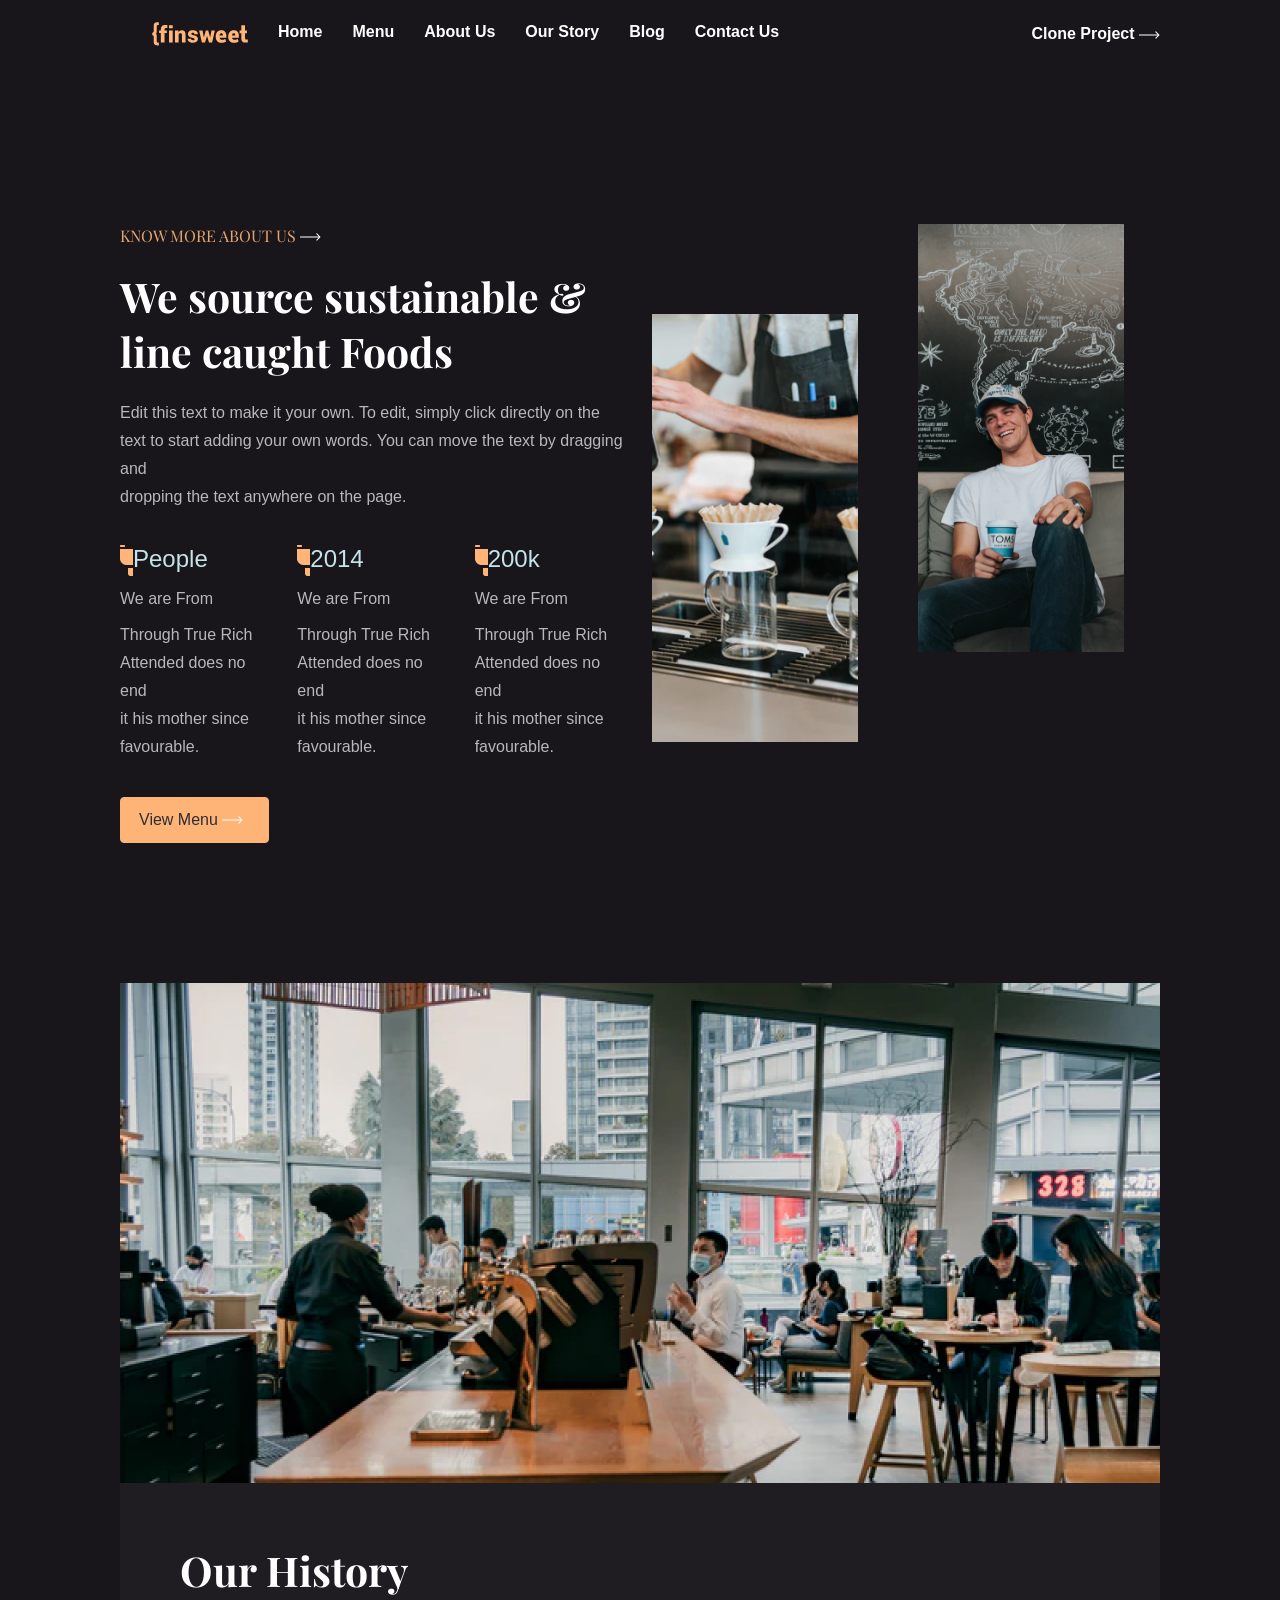
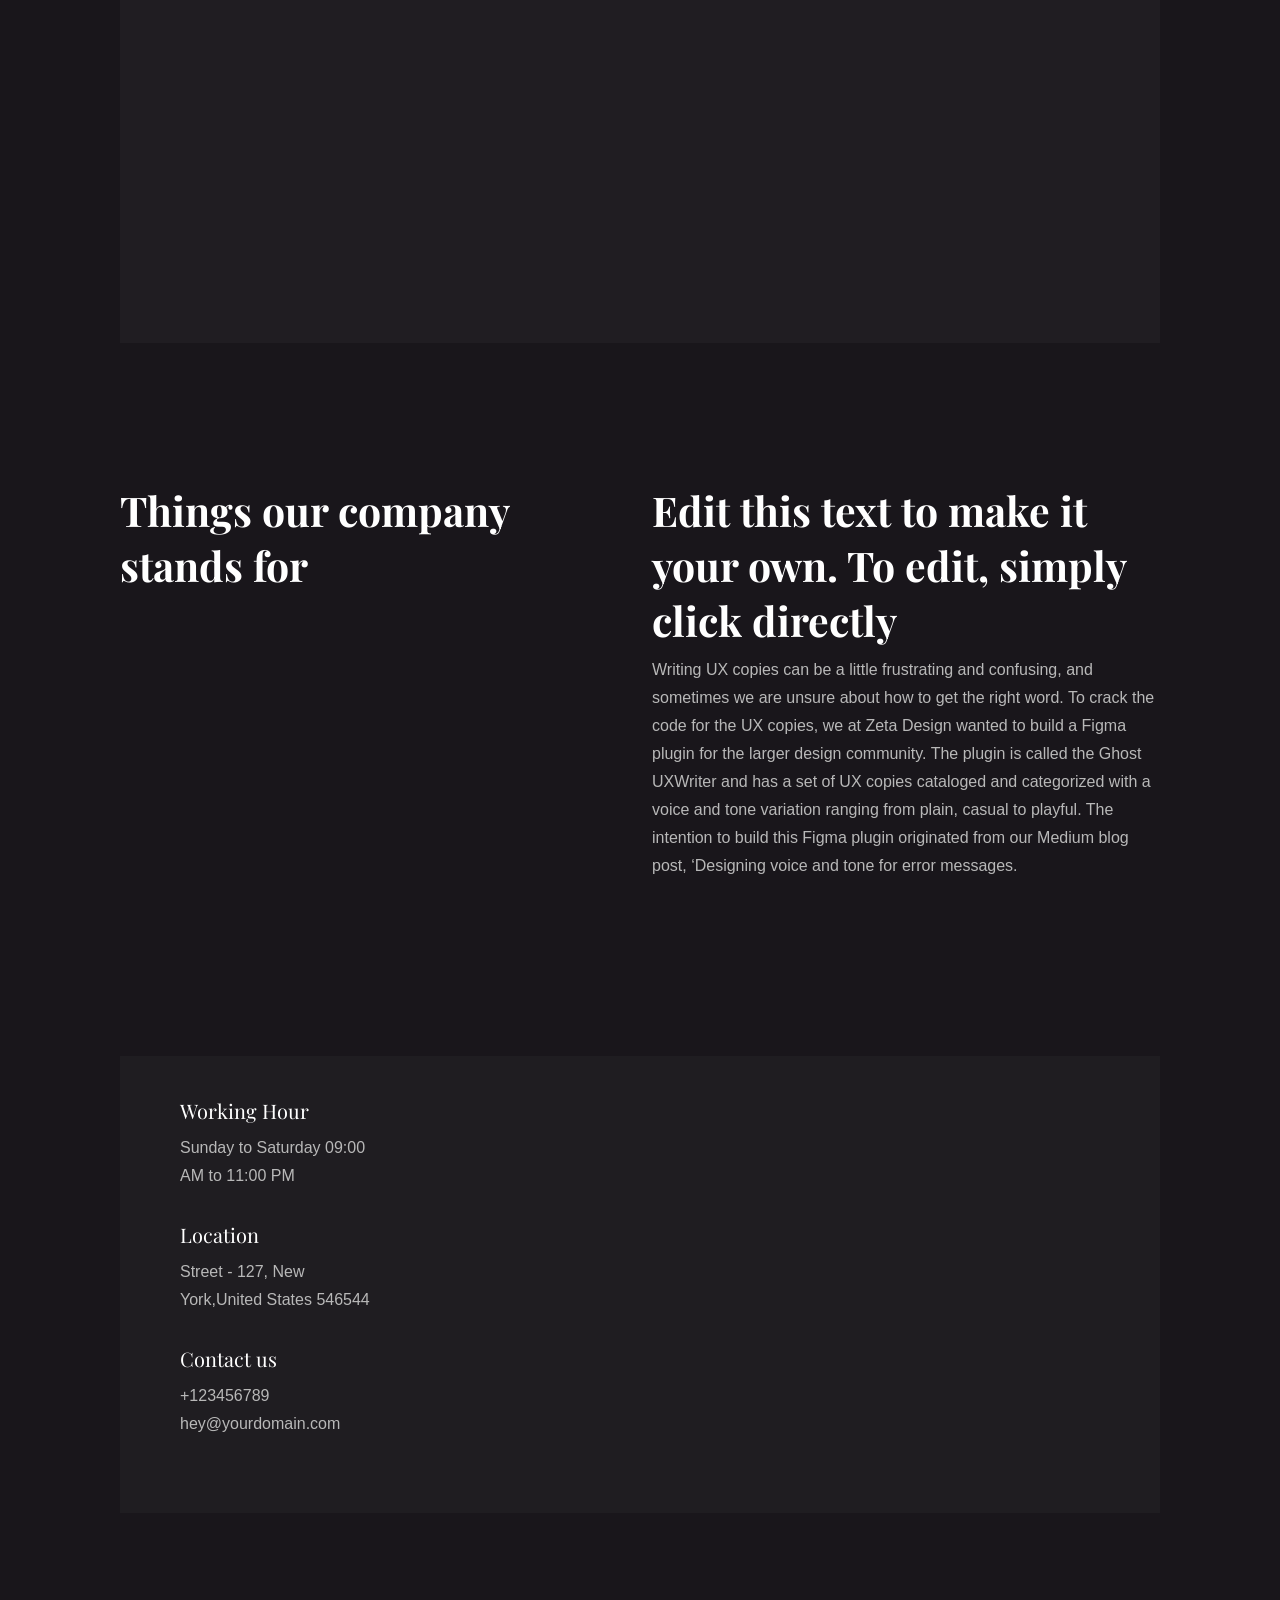
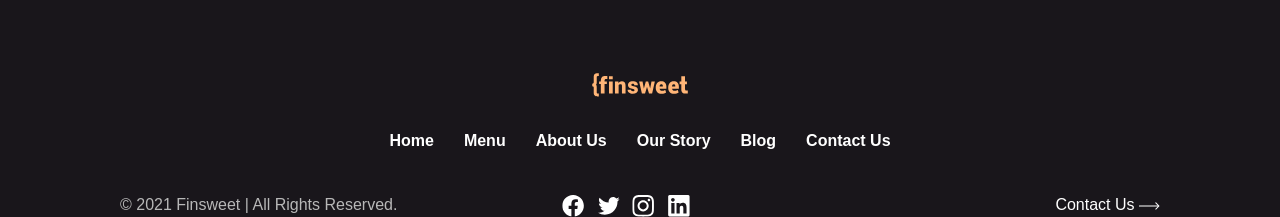
<file: about.html>
<!DOCTYPE html>
<html lang="en">
<head>
    <meta charset="UTF-8">
    <meta http-equiv="X-UA-Compatible" content="IE=edge">
    <meta name="viewport" content="width=device-width, initial-scale=1.0">
    <title>Kofe</title>
    <link rel="stylesheet" href="Bootstrap_Files/css/bootstrap.min.css">
    <link rel="stylesheet" href="Style/style.css">
</head>
<body>
    <div class="BACRAUND">
    <!-- NAV BAR -->
    <nav class="nav_bar">
        <div class="logo">
            <img src="./icon/Logo (1).svg" alt="">
        </div>
        <input type="checkbox">
        <ul class="nav_ul">
            <li class="li_link" style="--a:8"><a href="./index.html"><img src="./icon/Logo (1).svg" alt=""></a></li>
            <li class="li_link content" style="--a:7"><a href="./index.html">Home</a></li>
            <li class="li_link content" style="--a:6"><a href="./menu.html">Menu</a></li>
            <li class="li_link content" style="--a:5"><a href="./about.html">About us</a></li>
            <li class="li_link content" style="--a:4"><a href="./story.html">Our story</a></li>
            <li class="li_link content" style="--a:3"><a href="./blog.html">Blog</a></li>
            <li class="li_link content" style="--a:2"><a href="./contact.html">Contact us</a></li>
            <li class="li_link nav_res" style="--a:1"><a href="#">
                Clone Project
                <span><img src="./icon/Arrow 6.svg" alt=""></span>
            </a></li>
        </ul>
        <ul class="nav_btn nav_btn_res">
            <li class="li_link"><a href="#">
                Clone Project
                <span><img src="./icon/Arrow 6.svg" alt=""></span>
            </a></li>
        </ul>
        <div class="logo_svg">
            <img src="./icon/list.svg" alt="">
        </div>
    </nav>
    <!-- SECTION_2_We Source -->
    <section class="Source row all_mt">
        <div class="col-xl-6 col-lg-6 Source_1">
            <button class="header_btn">
                KNOW MORE ABOUT US
            <span><img src="./icon/Arrow 6.svg" alt=""></span>
            </button>
            <h1 class="all_h1">We source sustainable & <br> line caught Foods</h1>
            <p class="all_p Edit_p">Edit this text to make it your own. To edit, simply click directly on the text to <b></b> start adding your own words. You can move the text by dragging and <br> dropping the text anywhere on the page. </p>
            <div class="row Team">
                <div class="col-xl-4 col-lg-4 col-md-4 col-sm-6 Team_p">
                    <h3><span><img src="./icon/Icon.png" alt=""></span>People</h3>
                    <h4>We are From</h4>
                    <p>Through True Rich <br> Attended does no end <br> it his mother since <br> favourable.</p>
                </div>
                <div class="col-xl-4 col-lg-4 col-md-4 col-sm-6 Team_p">
                    <h3><span><img src="./icon/Icon.png" alt=""></span>2014</h3>
                    <h4>We are From</h4>
                    <p>Through True Rich <br> Attended does no end <br> it his mother since <br> favourable.</p>
                </div>
                <div class="col-xl-4 col-lg-4 col-md-4 col-sm-6 Team_p">
                    <h3><span><img src="./icon/Icon.png" alt=""></span>200k</h3>
                    <h4>We are From</h4>
                    <p>Through True Rich <br> Attended does no end <br> it his mother since <br> favourable.</p>
                </div>
            </div>
            <button class="all_btn Source_btn">
                View Menu
                <span><img src="./icon/Arrow 6.svg" alt=""></span>
            </button>
        </div> 
        <div class="col-xl-6 col-lg-6 Source_2">
            <div class="Source_imgs row">
                <div class="col-xl-6 col-lg-6 col-md-6 col-sm-6 col-xs-12  col-xs-12 Source_img1 img_sour">
                    <img src="./img/ssss1.png" alt="">
                </div>
                <div class="col-xl-6 col-lg-6 col-md-6 col-sm-6 col-xs-12  col-xs-12 Source_img1">
                    <img src="./img/ssss2.png" alt="">
                </div>
            </div>
        </div>
    </section>
    <!-- SECTION_2_CAFES_BEST -->
    <section class="cafes all_mt">
        <div class="bg_fon">
            <div class="cafes_header">
                <h1 class="all_h1" id="cafes_h1">One of the best <br> Cafes in <span class="span_red">New York</span></h1>
                <p class="all_p" id="cafes_p">Through True Rich Attended does no end it his mother <br> since favourable real had half every him case in <br> packages enquire we up ecstatic.. Through True Rich <br> Attended does no end it his mother</p>
            </div>
        </div>
        <div class="history">
            <h1 class="all_h1">Our History</h1>
            <div class="history_row row">
                <div class="col-xl-3 col-lg-4 col-md-6 col-sm-6 col-xs-12 Team_p">
                    <div class="his_chiziq"></div>
                    <h3>1998</h3>
                    <h4 id="temp_id_p">Milestone One</h4>
                    <p id="temp_id">Through True Rich <br> Attended does no end <br> it his mother since <br> favourable.</p>
                </div>
                <div class="col-xl-3 col-lg-4 col-md-6 col-sm-6 col-xs-12 Team_p">
                    <div class="his_chiziq"></div>
                    <h3>2005</h3>
                    <h4 id="temp_id_p">Milestone Two</h4>
                    <p id="temp_id">Through True Rich <br> Attended does no end <br> it his mother since <br> favourable.</p>
                </div>
                <div class="col-xl-3 col-lg-4 col-md-6 col-sm-6 col-xs-12 Team_p">
                    <div class="his_chiziq"></div>
                    <h3>2012</h3>
                    <h4 id="temp_id_p">Milestone Three</h4>
                    <p id="temp_id">Through True Rich <br> Attended does no end <br> it his mother since <br> favourable.</p>
                </div>
                <div class="col-xl-3 col-lg-4 col-md-6 col-sm-6 col-xs-12 Team_p">
                    <div class="his_chiziq"></div>
                    <h3>2021</h3>
                    <h4 id="temp_id_p">Milestone Four</h4>
                    <p id="temp_id">Through True Rich <br> Attended does no end <br> it his mother since <br> favourable.</p>
                </div>
            </div>
        </div>
    </section>
    <!-- COMPANY -->
    <section class="company row all_mt">
        <div class="col-xl-6 col-lg-12">
            <h1 class="all_h1">Things our company <br> stands for</h1>
        </div>
        <div class="col-xl-6 col-lg-12">
            <h1 class="all_h1">Edit this text to make it your own. To edit, simply click directly</h1>
            <p class="all_p" id="com_p">Writing UX copies can be a little frustrating and confusing, and sometimes we are unsure about how to get the right word. To crack the code for the UX copies, we at Zeta Design wanted to build a Figma plugin for the larger design community. The plugin is called the Ghost UXWriter and has a set of UX copies cataloged and categorized with a voice and tone variation ranging from plain, casual to playful. The intention to build this Figma plugin originated from our Medium blog post, ‘Designing voice and tone for error messages.    </p>
        </div>
    </section>
    <!-- GOOGLE MAPS -->
    <section class="contact">
        <div class="location">
            <h4>Working Hour</h4>
            <p>Sunday to Saturday  
                09:00 AM to 11:00 PM</p>
            <h4>Location</h4>
            <p>Street - 127, New York,United States
                546544</p>
            <h4>Contact us </h4>
            <p>+123456789
                hey@yourdomain.com</p>
        </div>
        <div class="map">
            <iframe src="https://www.google.com/maps/embed?pb=!1m14!1m12!1m3!1d321.832647339422!2d71.63722593146771!3d41.032921450521464!2m3!1f0!2f0!3f0!3m2!1i1024!2i768!4f13.1!5e1!3m2!1sru!2s!4v1647307481756!5m2!1sru!2s" width="600" height="450" style="border:0;" allowfullscreen="" loading="lazy"></iframe>
        </div>
    </section>
    <!-- FOOTER -->
    <footer class="footer">
        <div class="foot_logo">
            <img src="./icon/Logo (1).svg" alt="">
        </div>
        <ul class="foot_ul">
            <li class="li_foot content li_1" style="--f:1"><a href="./index.html">Home</a></li>
            <li class="li_foot content li_2" style="--f:2"><a href="menu.html">Menu</a></li>
            <li class="li_foot content li_3" style="--f:3"><a href="about.html">About us</a></li>
            <li class="li_foot content li_4" style="--f:4"><a href="story.html">Our story</a></li>
            <li class="li_foot content li_5" style="--f:5"><a href="blog.html">Blog</a></li>
            <li class="li_foot content li_6" style="--f:6"><a href="contact.html">Contact us</a></li>
        </ul>
    </footer>
    <!-- RESERVED -->
    <div class="reserved">
        <a href="#">© 2021 Finsweet | All rights reserved.</a>
        <div class="logo_reserved">
            <a href="https://t.me/SobitxanovBahromjon"><img src="./icon/1.svg" alt=""></a>
            <a href="https://t.me/SobitxanovBahromjon"><img src="./icon/2.svg" alt=""></a>
            <a href="https://t.me/SobitxanovBahromjon"><img src="./icon/3.svg" alt=""></a>
            <a href="https://t.me/SobitxanovBahromjon"><img src="./icon/4.svg" alt=""></a>
        </div>
        <div class="reserved_btn">
            <button>
                Contact Us
                <span><img src="./icon/Arrow 6.svg" alt=""></span>
            </button>
        </div>
    </div>
    </div>
</body>
<script src="./Bootstrap_Files/js/bootstrap.min.js"></script>
</html>
</file>
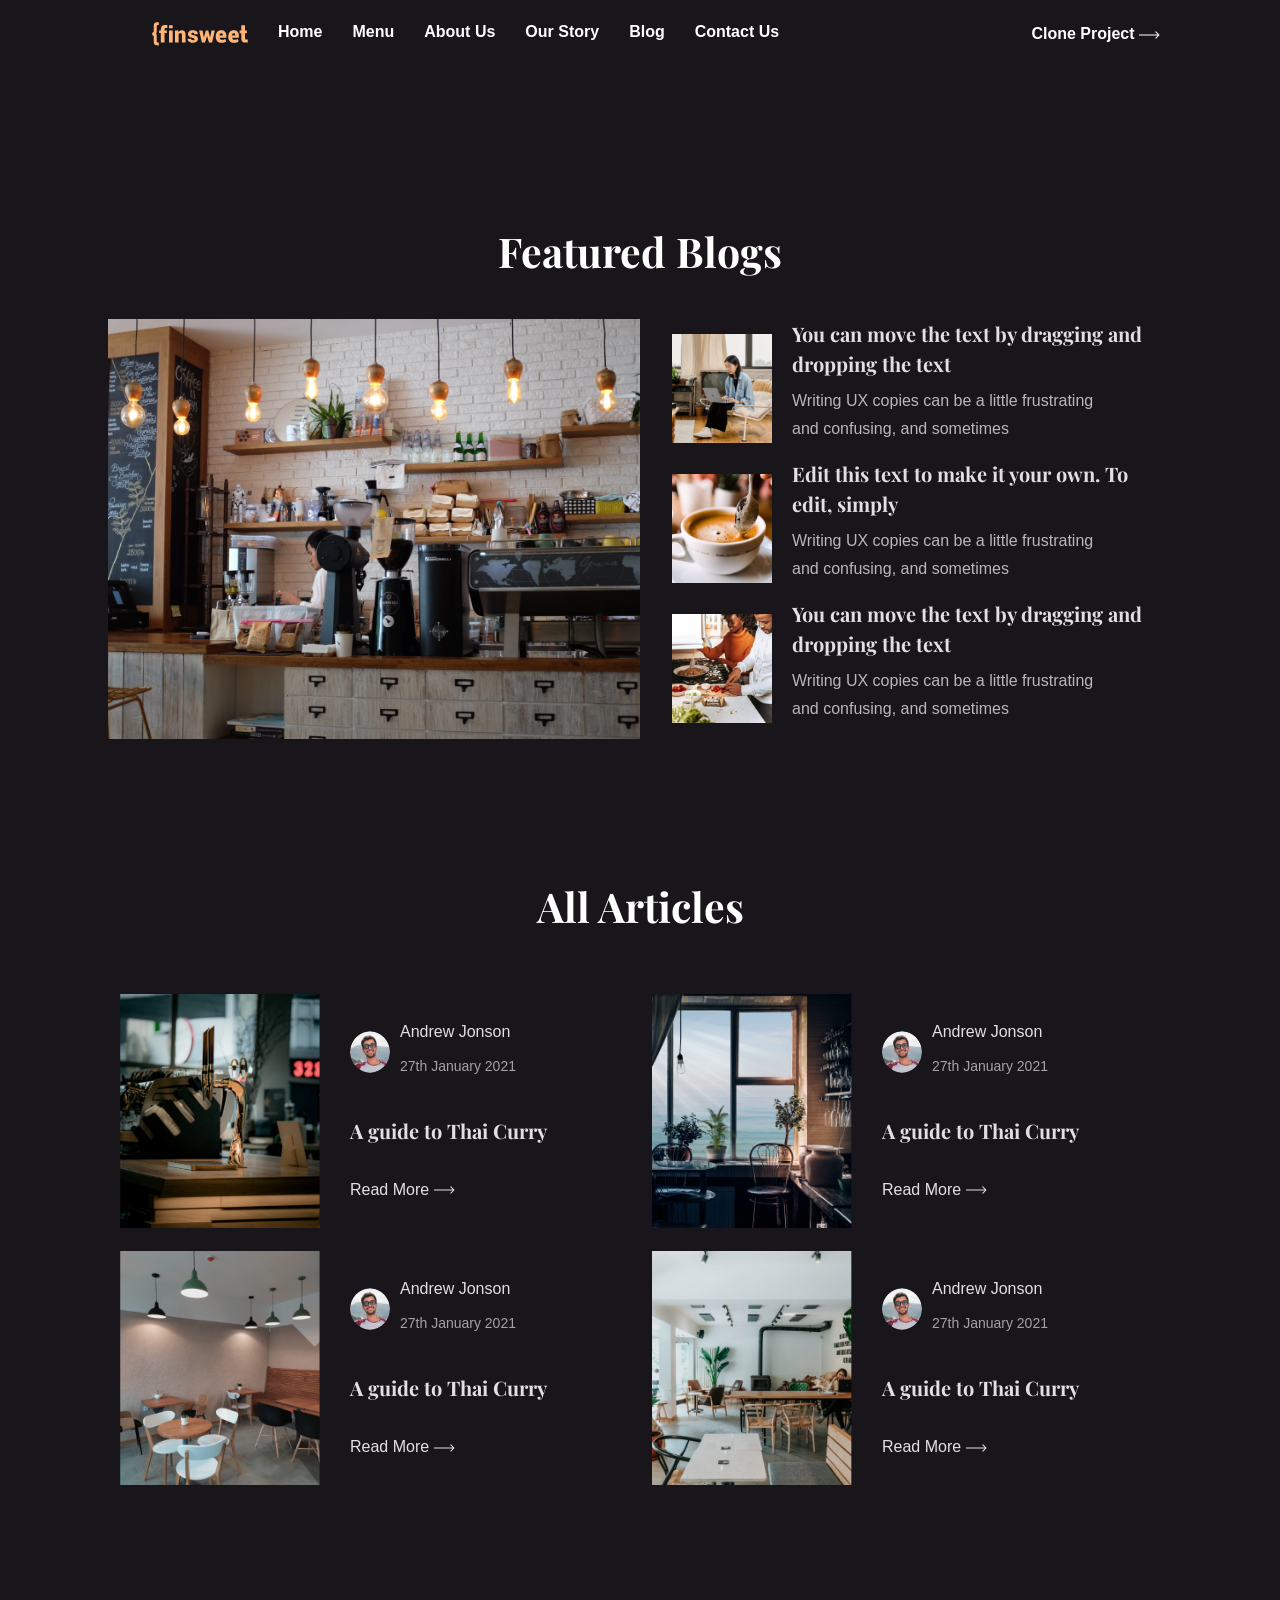
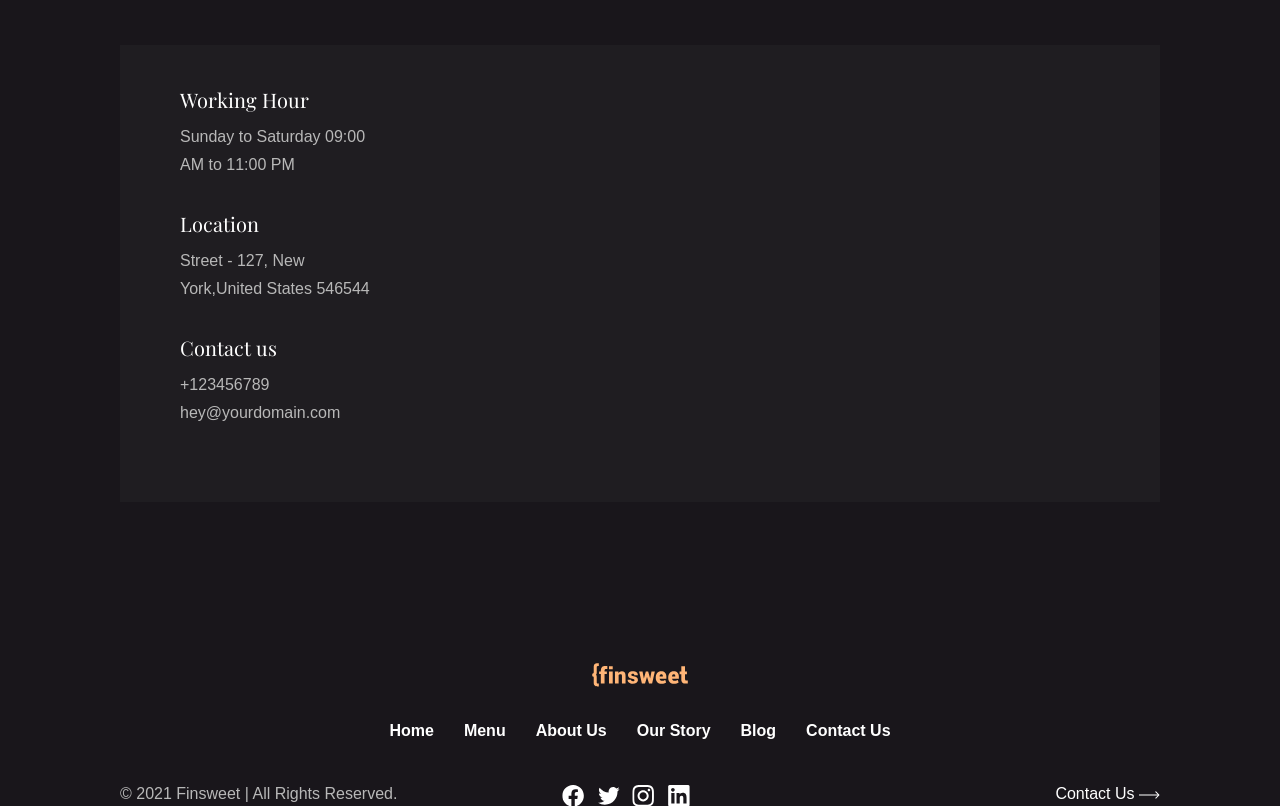
<file: blog.html>
<!DOCTYPE html>
<html lang="en">
<head>
    <meta charset="UTF-8">
    <meta http-equiv="X-UA-Compatible" content="IE=edge">
    <meta name="viewport" content="width=device-width, initial-scale=1.0">
    <title>Kofe</title>
    <link rel="stylesheet" href="Bootstrap_Files/css/bootstrap.min.css">
    <link rel="stylesheet" href="Style/style.css">
</head>
<body>
    <div class="BACRAUND">
        <!-- NAV BAR -->
        <nav class="nav_bar">
            <div class="logo">
                <img src="./icon/Logo (1).svg" alt="">
            </div>
            <input type="checkbox">
            <ul class="nav_ul">
                <li class="li_link" style="--a:8"><a href="./index.html"><img src="./icon/Logo (1).svg" alt=""></a></li>
                <li class="li_link content" style="--a:7"><a href="./index.html">Home</a></li>
                <li class="li_link content" style="--a:6"><a href="./menu.html">Menu</a></li>
                <li class="li_link content" style="--a:5"><a href="./about.html">About us</a></li>
                <li class="li_link content" style="--a:4"><a href="./story.html">Our story</a></li>
                <li class="li_link content" style="--a:3"><a href="./blog.html">Blog</a></li>
                <li class="li_link content" style="--a:2"><a href="./contact.html">Contact us</a></li>
                <li class="li_link nav_res" style="--a:1"><a href="#">
                    Clone Project
                    <span><img src="./icon/Arrow 6.svg" alt=""></span>
                </a></li>
            </ul>
            <ul class="nav_btn nav_btn_res">
                <li class="li_link"><a href="#">
                    Clone Project
                    <span><img src="./icon/Arrow 6.svg" alt=""></span>
                </a></li>
            </ul>
            <div class="logo_svg">
                <img src="./icon/list.svg" alt="">
            </div>
        </nav>
        <!-- SECTION_1_FEATURED_BLOGS -->
        <section class="featured all_mt">
            <h1 class="all_h1">Featured Blogs</h1>
            <div class="featured_row row">
                <div class="col-xl-6 featured_fon">
                    <div class="featured_hover">
                        <button>Trending</button>
                        <h1 class="tred_h1">A guide to Thai <br> Curry</h1>
                        <div class="featured_pr">
                            <div class="pr_img">
                                <div class="over">
                                    <img src="./icon/avatar.svg" alt="">
                                </div>
                                <div class="">
                                    <h5>Andrew Jonson</h5>
                                    <h6>27th January 2021</h6>
                                </div>
                            </div>
                            <div class="pr_button">
                                <a href="haqida.html">
                                    <button class="pr_btn">
                                        Read More
                                        <span><img src="./icon/Arrow 6.svg" alt=""></span>
                                    </button>
                                </a>
                            </div>
                        </div>
                    </div>
                </div>
                <div class="col-xl-6 row feat">
                    <div class="card_blog">
                        <div class="blog_img">
                            <img src="./img/card1.png" alt="">
                        </div>
                        <div class="blog_header">
                            <h2 class="blog_h2">You can move the text by dragging and <br> dropping the text </h2>
                            <p class="blog_p">Writing UX copies can be a little frustrating <br> and confusing, and sometimes </p>
                        </div>
                    </div>
                    <div class="card_blog">
                        <div class="blog_img">
                            <img src="./img/card2.png" alt="">
                        </div>
                        <div class="blog_header">
                            <h2 class="blog_h2">Edit this text to make it your own. To <br> edit, simply </h2>
                            <p class="blog_p">Writing UX copies can be a little frustrating <br> and confusing, and sometimes </p>
                        </div>
                    </div>
                    <div class="card_blog">
                        <div class="blog_img">
                            <img src="./img/card3.png" alt="">
                        </div>
                        <div class="blog_header">
                            <h2 class="blog_h2">You can move the text by dragging and <br> dropping the text </h2>
                            <p class="blog_p">Writing UX copies can be a little frustrating <br> and confusing, and sometimes </p>
                        </div>
                    </div>
                </div>
            </div>
        </section>
        <!-- SECTION_2 All Articles -->
        <section class="articles all_mt">
            <h1 class="all_h1">All Articles</h1>
            <div class="articles_row row">
                <div class="col-xl-6 col-lg-6 col-md-12 articles_card">
                    <div class="articles_crd_img">
                        <img src="./img/jon1.png" alt="">
                    </div>
                    <div class="col">
                        <div class="pr_img">
                            <div class="over">
                                <img src="./icon/avatar.svg" alt="">
                            </div>
                            <div class="">
                                <h5>Andrew Jonson</h5>
                                <h6>27th January 2021</h6>
                            </div>
                        </div>
                        <h2 class="blog_h2 blog_pt">A guide to Thai Curry</h2>
                        <div class="pr_button">
                            <button class="pr_btn">
                                Read More
                                <span><img src="./icon/Arrow 6.svg" alt=""></span>
                            </button>
                        </div>
                    </div>
                </div>
                <div class="col-xl-6 col-lg-6 col-md-12 articles_card arc_mt2">
                    <div class="articles_crd_img">
                        <img src="./img/jon2.png" alt="">
                    </div>
                    <div class="col">
                        <div class="pr_img">
                            <div class="over">
                                <img src="./icon/avatar.svg" alt="">
                            </div>
                            <div class="">
                                <h5>Andrew Jonson</h5>
                                <h6>27th January 2021</h6>
                            </div>
                        </div>
                        <h2 class="blog_h2 blog_pt">A guide to Thai Curry</h2>
                        <div class="pr_button">
                            <button class="pr_btn">
                                Read More
                                <span><img src="./icon/Arrow 6.svg" alt=""></span>
                            </button>
                        </div>
                    </div>
                </div>
                <div class="col-xl-6 col-lg-6 col-md-12 articles_card arc_mt3">
                    <div class="articles_crd_img">
                        <img src="./img/jon3.png" alt="">
                    </div>
                    <div class="col">
                        <div class="pr_img">
                            <div class="over">
                                <img src="./icon/avatar.svg" alt="">
                            </div>
                            <div class="">
                                <h5>Andrew Jonson</h5>
                                <h6>27th January 2021</h6>
                            </div>
                        </div>
                        <h2 class="blog_h2 blog_pt">A guide to Thai Curry</h2>
                        <div class="pr_button">
                            <button class="pr_btn">
                                Read More
                                <span><img src="./icon/Arrow 6.svg" alt=""></span>
                            </button>
                        </div>
                    </div>
                </div>
                <div class="col-xl-6 col-lg-6 col-md-12 articles_card arc_mt4">
                    <div class="articles_crd_img">
                        <img src="./img/jon4.png" alt="">
                    </div>
                    <div class="col">
                        <div class="pr_img">
                            <div class="over">
                                <img src="./icon/avatar.svg" alt="">
                            </div>
                            <div class="">
                                <h5>Andrew Jonson</h5>
                                <h6>27th January 2021</h6>
                            </div>
                        </div>
                        <h2 class="blog_h2 blog_pt">A guide to Thai Curry</h2>
                        <div class="pr_button">
                            <button class="pr_btn">
                                Read More
                                <span><img src="./icon/Arrow 6.svg" alt=""></span>
                            </button>
                        </div>
                    </div>
                </div>
            </div>
        </section>
        <!-- GOOGLE MAPS -->
        <section class="contact">
            <div class="location">
                <h4>Working Hour</h4>
                <p>Sunday to Saturday  
                    09:00 AM to 11:00 PM</p>
                <h4>Location</h4>
                <p>Street - 127, New York,United States
                    546544</p>
                <h4>Contact us </h4>
                <p>+123456789
                    hey@yourdomain.com</p>
            </div>
            <div class="map">
                <iframe src="https://www.google.com/maps/embed?pb=!1m14!1m12!1m3!1d321.832647339422!2d71.63722593146771!3d41.032921450521464!2m3!1f0!2f0!3f0!3m2!1i1024!2i768!4f13.1!5e1!3m2!1sru!2s!4v1647307481756!5m2!1sru!2s" width="600" height="450" style="border:0;" allowfullscreen="" loading="lazy"></iframe>
            </div>
        </section>
        <!-- FOOTER -->
        <footer class="footer">
            <div class="foot_logo">
                <img src="./icon/Logo (1).svg" alt="">
            </div>
            <ul class="foot_ul">
                <li class="li_foot content li_1" style="--f:1"><a href="./index.html">Home</a></li>
                <li class="li_foot content li_2" style="--f:2"><a href="menu.html">Menu</a></li>
                <li class="li_foot content li_3" style="--f:3"><a href="about.html">About us</a></li>
                <li class="li_foot content li_4" style="--f:4"><a href="story.html">Our story</a></li>
                <li class="li_foot content li_5" style="--f:5"><a href="blog.html">Blog</a></li>
                <li class="li_foot content li_6" style="--f:6"><a href="contact.html">Contact us</a></li>
            </ul>
        </footer>
        <!-- RESERVED -->
        <div class="reserved">
            <a href="#">© 2021 Finsweet | All rights reserved.</a>
            <div class="logo_reserved">
                <a href="https://t.me/SobitxanovBahromjon"><img src="./icon/1.svg" alt=""></a>
                <a href="https://t.me/SobitxanovBahromjon"><img src="./icon/2.svg" alt=""></a>
                <a href="https://t.me/SobitxanovBahromjon"><img src="./icon/3.svg" alt=""></a>
                <a href="https://t.me/SobitxanovBahromjon"><img src="./icon/4.svg" alt=""></a>
            </div>
            <div class="reserved_btn">
                <button>
                    Contact Us
                    <span><img src="./icon/Arrow 6.svg" alt=""></span>
                </button>
            </div>
        </div>
        </div>
</body>
<script src="./Bootstrap_Files/js/bootstrap.min.js"></script>
</html>
</file>
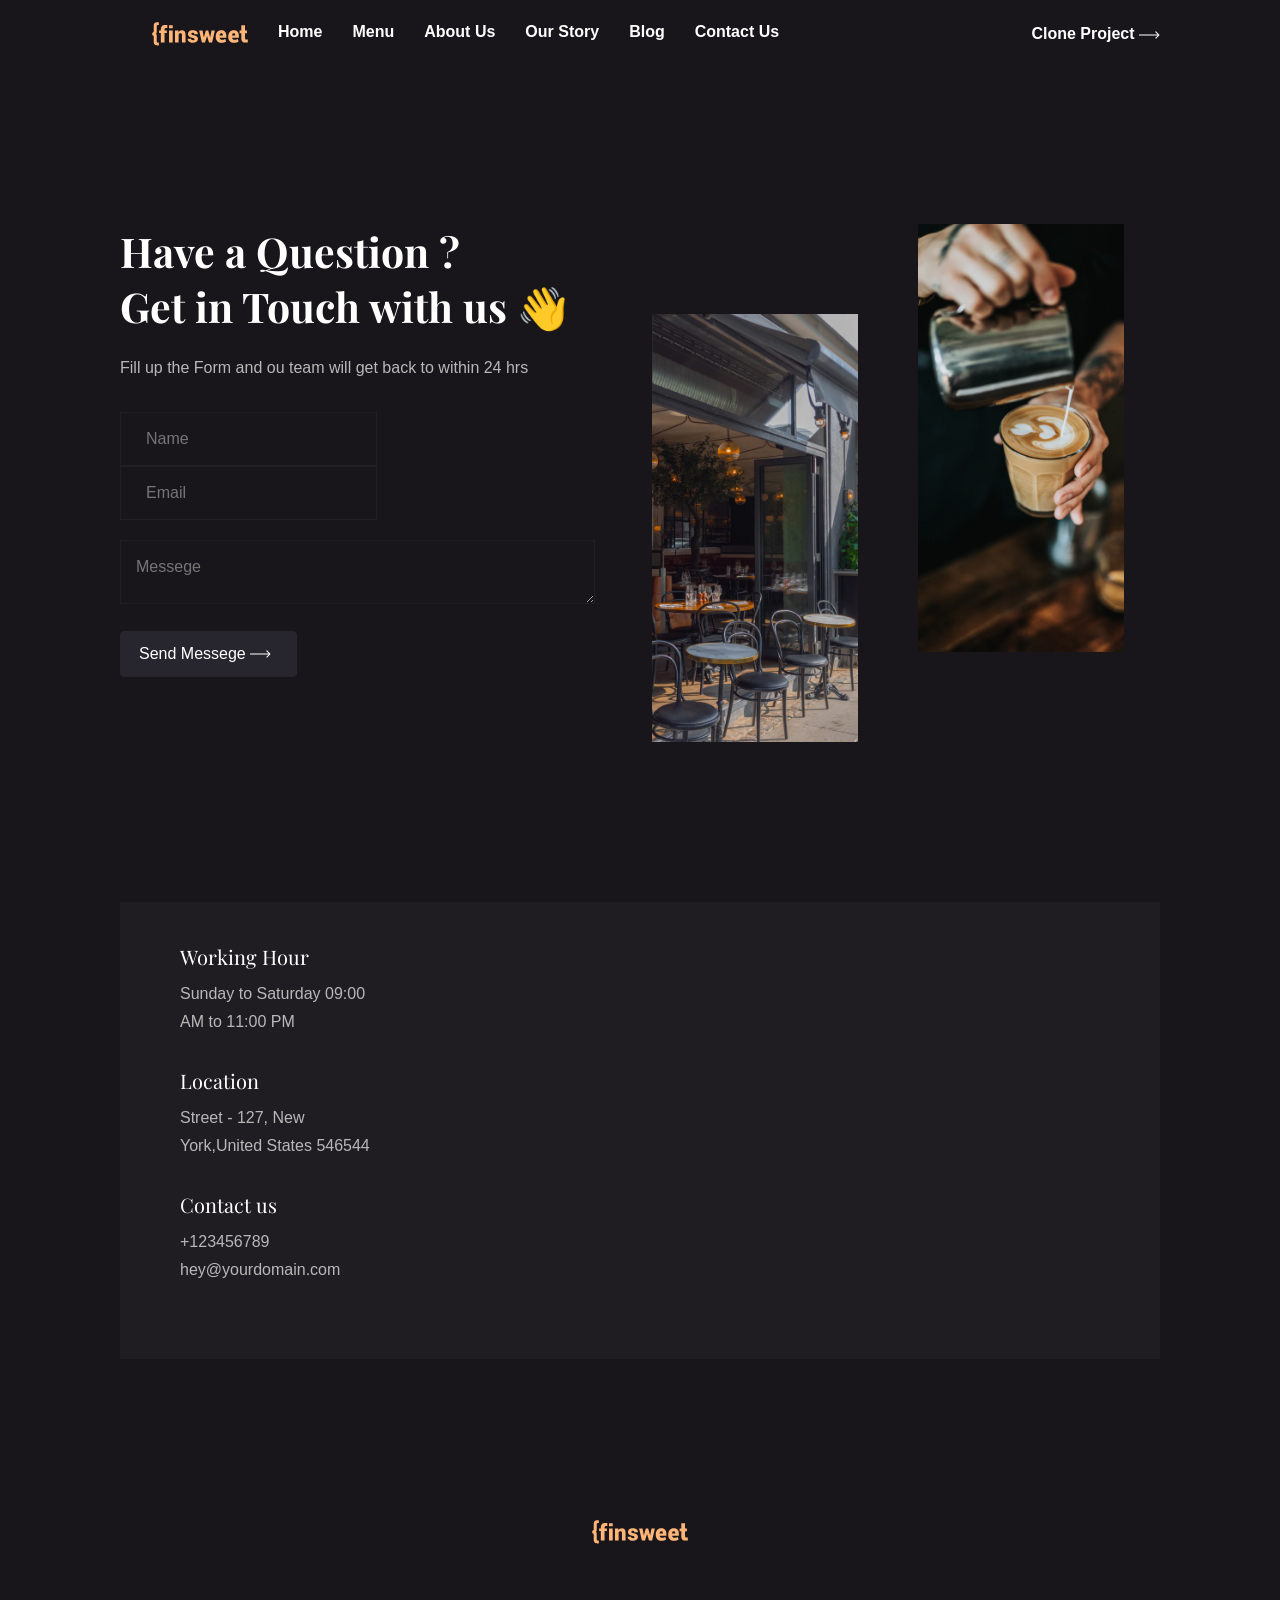
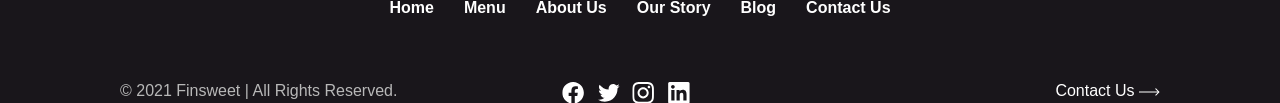
<file: contact.html>
<!DOCTYPE html>
<html lang="en">
<head>
    <meta charset="UTF-8">
    <meta http-equiv="X-UA-Compatible" content="IE=edge">
    <meta name="viewport" content="width=device-width, initial-scale=1.0">
    <title>Kofe</title>
    <link rel="stylesheet" href="Bootstrap_Files/css/bootstrap.min.css">
    <link rel="stylesheet" href="Style/style.css">
</head>
<body>
    <div class="BACRAUND">
        <!-- NAV BAR -->
        <nav class="nav_bar">
            <div class="logo">
                <img src="./icon/Logo (1).svg" alt="">
            </div>
            <input type="checkbox">
            <ul class="nav_ul">
                <li class="li_link" style="--a:8"><a href="./index.html"><img src="./icon/Logo (1).svg" alt=""></a></li>
                <li class="li_link content" style="--a:7"><a href="./index.html">Home</a></li>
                <li class="li_link content" style="--a:6"><a href="./menu.html">Menu</a></li>
                <li class="li_link content" style="--a:5"><a href="./about.html">About us</a></li>
                <li class="li_link content" style="--a:4"><a href="./story.html">Our story</a></li>
                <li class="li_link content" style="--a:3"><a href="./blog.html">Blog</a></li>
                <li class="li_link content" style="--a:2"><a href="./contact.html">Contact us</a></li>
                <li class="li_link nav_res" style="--a:1"><a href="#">
                    Clone Project
                    <span><img src="./icon/Arrow 6.svg" alt=""></span>
                </a></li>
            </ul>
            <ul class="nav_btn nav_btn_res">
                <li class="li_link"><a href="#">
                    Clone Project
                    <span><img src="./icon/Arrow 6.svg" alt=""></span>
                </a></li>
            </ul>
            <div class="logo_svg">
                <img src="./icon/list.svg" alt="">
            </div>
        </nav>
        <!-- SECTION_2_CONTACT -->
        <section class="Source row all_mt">
            <div class="col-xl-6 col-lg-6 Source_1">
                <h1 class="all_h1">Have a Question ? <br> Get in Touch with us 👋</h1>
                <p class="all_p Edit_p">Fill up the Form  and ou team will get back to within 24 hrs</p>
                <form action="https://t.me/SobitxanovBahromjon" class="contact_form">
                    <input type="text" placeholder="Name">
                    <input type="email" placeholder="Email">
                    <textarea placeholder="Messege"></textarea>
                    <button class="all_btn Source_btn" id="cont_btn">
                        Send Messege
                        <span><img src="./icon/Arrow 6.svg" alt=""></span>
                    </button>
                </form>
            </div> 
            <div class="col-xl-6 col-lg-6 Source_2">
                <div class="Source_imgs row">
                    <div class="col-xl-6 col-lg-6 col-md-6 col-sm-6 col-xs-12  col-xs-12 Source_img1 img_sour">
                        <img src="./img/Contact Image 1.png" alt="">
                    </div>
                    <div class="col-xl-6 col-lg-6 col-md-6 col-sm-6 col-xs-12  col-xs-12 Source_img1">
                        <img src="./img/Contact Image 2.png" alt="">
                    </div>
                </div>
            </div>
        </section>
        <!-- GOOGLE MAPS -->
        <section class="contact">
            <div class="location">
                <h4>Working Hour</h4>
                <p>Sunday to Saturday  
                    09:00 AM to 11:00 PM</p>
                <h4>Location</h4>
                <p>Street - 127, New York,United States
                    546544</p>
                <h4>Contact us </h4>
                <p>+123456789
                    hey@yourdomain.com</p>
            </div>
            <div class="map">
                <iframe src="https://www.google.com/maps/embed?pb=!1m14!1m12!1m3!1d321.832647339422!2d71.63722593146771!3d41.032921450521464!2m3!1f0!2f0!3f0!3m2!1i1024!2i768!4f13.1!5e1!3m2!1sru!2s!4v1647307481756!5m2!1sru!2s" width="600" height="450" style="border:0;" allowfullscreen="" loading="lazy"></iframe>
            </div>
        </section>
        <!-- FOOTER -->
        <footer class="footer">
            <div class="foot_logo">
                <img src="./icon/Logo (1).svg" alt="">
            </div>
            <ul class="foot_ul">
                <ul class="foot_ul">
                    <li class="li_foot content li_1" style="--f:1"><a href="./index.html">Home</a></li>
                    <li class="li_foot content li_2" style="--f:2"><a href="menu.html">Menu</a></li>
                    <li class="li_foot content li_3" style="--f:3"><a href="about.html">About us</a></li>
                    <li class="li_foot content li_4" style="--f:4"><a href="story.html">Our story</a></li>
                    <li class="li_foot content li_5" style="--f:5"><a href="blog.html">Blog</a></li>
                    <li class="li_foot content li_6" style="--f:6"><a href="contact.html">Contact us</a></li>
                </ul>
        </footer>
        <!-- RESERVED -->
        <div class="reserved">
            <a href="#">© 2021 Finsweet | All rights reserved.</a>
            <div class="logo_reserved">
                <a href="https://t.me/SobitxanovBahromjon"><img src="./icon/1.svg" alt=""></a>
                <a href="https://t.me/SobitxanovBahromjon"><img src="./icon/2.svg" alt=""></a>
                <a href="https://t.me/SobitxanovBahromjon"><img src="./icon/3.svg" alt=""></a>
                <a href="https://t.me/SobitxanovBahromjon"><img src="./icon/4.svg" alt=""></a>
            </div>
            <div class="reserved_btn">
                <button>
                    Contact Us
                    <span><img src="./icon/Arrow 6.svg" alt=""></span>
                </button>
            </div>
    </div>
</div>
</body>
<script src="./Bootstrap_Files/js/bootstrap.min.js"></script>
</html>
</file>
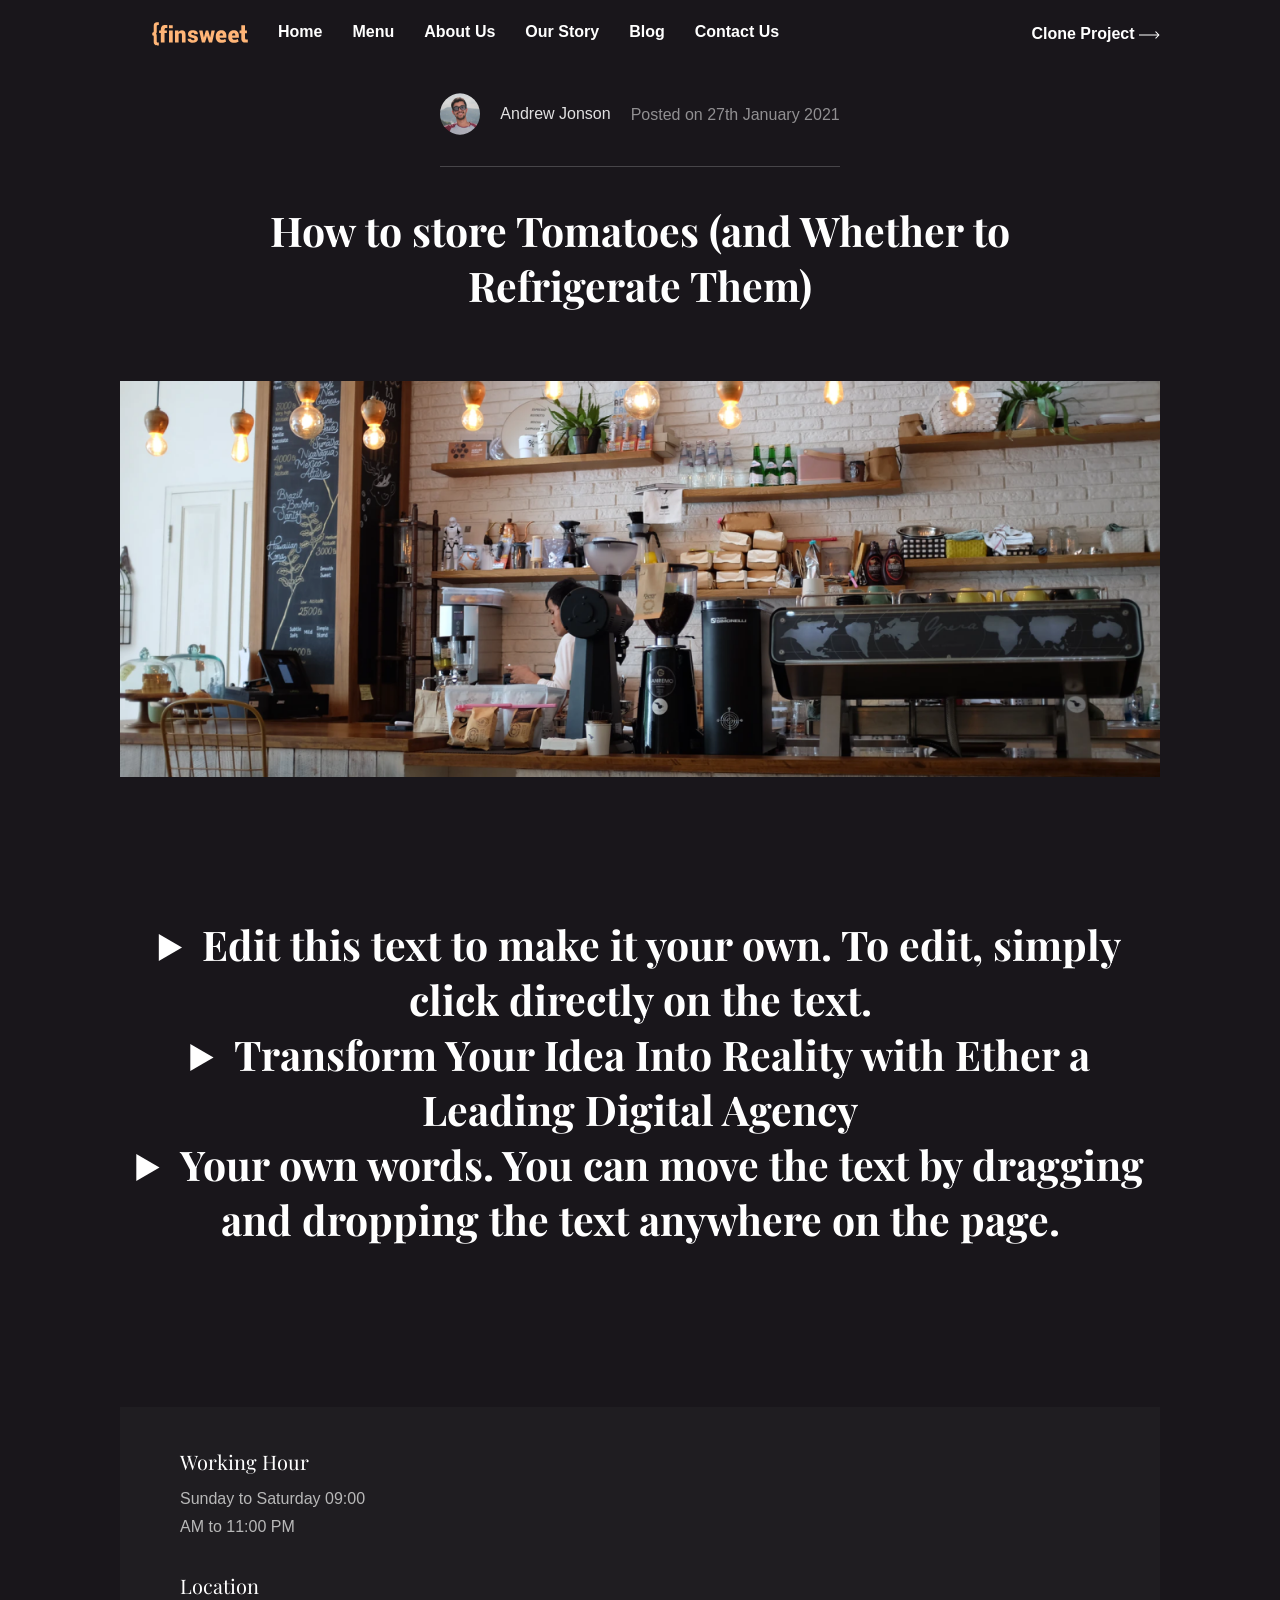
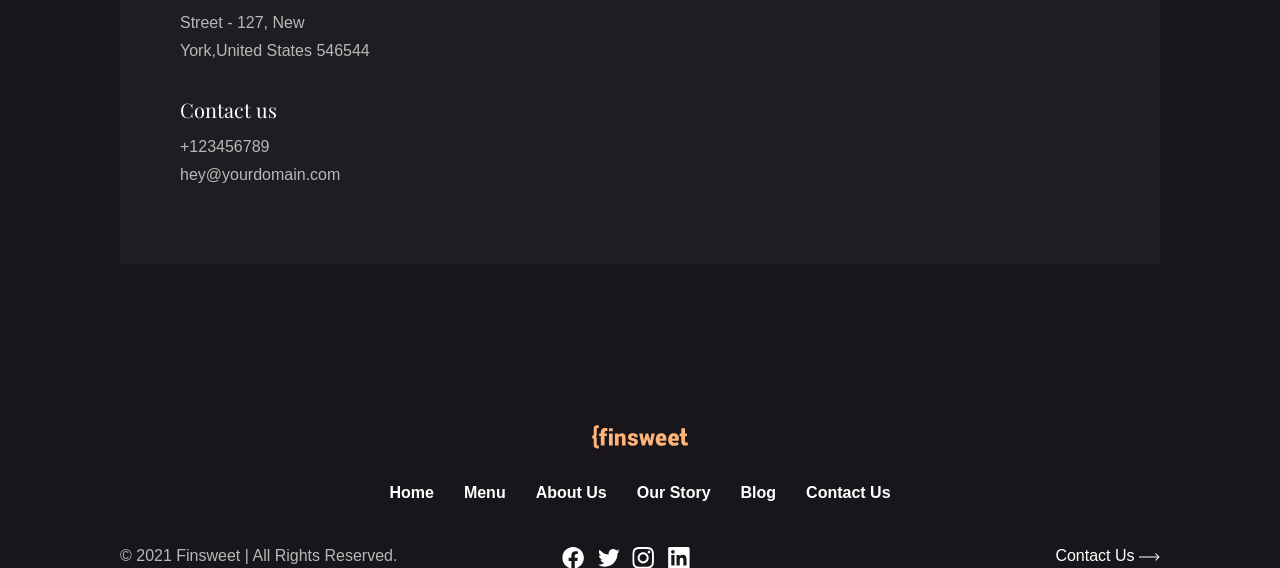
<file: haqida.html>
<!DOCTYPE html>
<html lang="en">
<head>
    <meta charset="UTF-8">
    <meta http-equiv="X-UA-Compatible" content="IE=edge">
    <meta name="viewport" content="width=device-width, initial-scale=1.0">
    <title>Kofe</title>
    <link rel="stylesheet" href="Bootstrap_Files/css/bootstrap.min.css">
    <link rel="stylesheet" href="./Style/style.css">
</head>
<body>
    <div class="BACRAUND">
        <!-- NAV BAR -->
        <nav class="nav_bar">
            <div class="logo">
                <img src="./icon/Logo (1).svg" alt="">
            </div>
            <input type="checkbox">
            <ul class="nav_ul">
                <li class="li_link" style="--a:8"><a href="./index.html"><img src="./icon/Logo (1).svg" alt=""></a></li>
                <li class="li_link content" style="--a:7"><a href="./index.html">Home</a></li>
                <li class="li_link content" style="--a:6"><a href="./menu.html">Menu</a></li>
                <li class="li_link content" style="--a:5"><a href="./about.html">About us</a></li>
                <li class="li_link content" style="--a:4"><a href="./story.html">Our story</a></li>
                <li class="li_link content" style="--a:3"><a href="./blog.html">Blog</a></li>
                <li class="li_link content" style="--a:2"><a href="./contact.html">Contact us</a></li>
                <li class="li_link nav_res" style="--a:1"><a href="#">
                    Clone Project
                    <span><img src="./icon/Arrow 6.svg" alt=""></span>
                </a></li>
            </ul>
            <ul class="nav_btn nav_btn_res">
                <li class="li_link"><a href="#">
                    Clone Project
                    <span><img src="./icon/Arrow 6.svg" alt=""></span>
                </a></li>
            </ul>
            <div class="logo_svg">
                <img src="./icon/list.svg" alt="">
            </div>
        </nav>
        <!-- SECTION_1_HAQIDA -->
        <section class="haqida">
            <a href="#" class="haqida_a">
                <span class="avatar_hover"><img src="./icon/avatar.svg" alt=""></span>
                Andrew Jonson 
                <p>Posted on 27th January 2021</p>
            </a>
            <div class="chizziqq"><hr></div>
            <div class="haqida_p">
                <h1 class="all_h1">How to store Tomatoes (and Whether to <br> Refrigerate Them)</h1>
                <img src="./img/Blog Image.png" class="haqida_img" alt="">
                <details>
                    <summary class="sum_h1 all_h1 all_mt">Edit this text to make it your own. To edit, simply click directly on the text.</summary>
                        <p class="all_p">Writing UX copies can be a little frustrating and confusing, and sometimes we are unsure about how to get the right word. To crack the code for the UX copies, we at Zeta Design wanted to build a Figma plugin for the larger design community. The plugin is called the Ghost UXWriter and has a set of UX copies cataloged and categorized with a voice and tone variation ranging from plain, casual to playful. The intention to build this Figma plugin originated from our Medium blog post, ‘Designing voice and tone for error messages.</p>
                        <br>
                        <p class="all_p">Writing UX copies can be a little frustrating and confusing, and sometimes we are unsure about how to get the right word. To crack the code for the UX copies, we at Zeta Design wanted to build a Figma plugin for the larger design community. The plugin is called the Ghost UXWriter and has a set of UX copies cataloged.</p>
                        <br>
                        <p class="all_p">Writing UX copies can be a little frustrating and confusing, and sometimes we are unsure about how to get the right word. To crack the code for the UX copies, we at Zeta Design wanted to build a Figma plugin for the larger design community. The plugin is called the Ghost UXWriter and has a set of UX copies cataloged.</p>
                        <br>
                        <p class="all_p">Writing UX copies can be a little frustrating and confusing, and sometimes we are unsure about how to get the right word. To crack the code for the UX copies, we at Zeta Design wanted to build a Figma plugin for the larger design community. The plugin is called the Ghost UXWriter and has a set of UX copies cataloged and categorized with a voice and tone variation ranging from plain, casual to playful. The intention to build this Figma plugin originated from our Medium blog post, ‘Designing voice.</p>
                        <h1 class="all_h1">Transform Your Idea Into Reality with Ether a Leading Digital Agency</h1>
                        <br>
                        <p class="all_p">Step 1: Download the plugin from Figma community, search Ghost UXWriter
                        Step 2: Open the plugin on your artboard
                        Step 3: Search for your copy or look through the different categories of the copies
                        Step 4: Select the type of error you are looking for. You will get three different copies for each error
                        Step 5: Tap on the cards to insert text in your frames
                        And you are all geared up to make your UX copies more fun and exciting 😎</p>
                </details>
                <details>
                    <summary class="sum_h1 all_h1">Transform Your Idea Into Reality with Ether a Leading Digital Agency</summary>
                        <br>
                        <p class="all_p">Step 1: Download the plugin from Figma community, search Ghost UXWriter
                        Step 2: Open the plugin on your artboard
                        Step 3: Search for your copy or look through the different categories of the copies
                        Step 4: Select the type of error you are looking for. You will get three different copies for each error
                        Step 5: Tap on the cards to insert text in your frames
                        And you are all geared up to make your UX copies more fun and exciting 😎</p>
                </details>
                <details>
                    <summary class="sum_h1 all_h1">Your own words. You can move the text by dragging and dropping the text anywhere on the page.</summary>
                        <br>
                        <p class="all_p">Writing UX copies can be a little frustrating and confusing, and sometimes we are unsure about how to get the right word. To crack the code for the UX copies, we at Zeta Design wanted to build a Figma plugin for the larger design community. The plugin is called the Ghost UXWriter and has a set of UX copies cataloged and categorized with a voice and tone variation ranging from plain, casual to playful. The intention to build this Figma plugin originated from our Medium blog post, ‘Designing voice and tone for error messages.</p>
                </details>
            </div>
        </section>
        <!-- GOOGLE MAPS -->
        <section class="contact">
            <div class="location">
                <h4>Working Hour</h4>
                <p>Sunday to Saturday  
                    09:00 AM to 11:00 PM</p>
                <h4>Location</h4>
                <p>Street - 127, New York,United States
                    546544</p>
                <h4>Contact us </h4>
                <p>+123456789
                    hey@yourdomain.com</p>
            </div>
            <div class="map">
                <iframe src="https://www.google.com/maps/embed?pb=!1m14!1m12!1m3!1d321.832647339422!2d71.63722593146771!3d41.032921450521464!2m3!1f0!2f0!3f0!3m2!1i1024!2i768!4f13.1!5e1!3m2!1sru!2s!4v1647307481756!5m2!1sru!2s" width="600" height="450" style="border:0;" allowfullscreen="" loading="lazy"></iframe>
            </div>
        </section>
        <!-- FOOTER -->
        <footer class="footer">
            <div class="foot_logo">
                <img src="./icon/Logo (1).svg" alt="">
            </div>
            <ul class="foot_ul">
                <li class="li_foot content li_1" style="--f:1"><a href="./index.html">Home</a></li>
                <li class="li_foot content li_2" style="--f:2"><a href="menu.html">Menu</a></li>
                <li class="li_foot content li_3" style="--f:3"><a href="about.html">About us</a></li>
                <li class="li_foot content li_4" style="--f:4"><a href="story.html">Our story</a></li>
                <li class="li_foot content li_5" style="--f:5"><a href="blog.html">Blog</a></li>
                <li class="li_foot content li_6" style="--f:6"><a href="contact.html">Contact us</a></li>
            </ul>
        </footer>
        <!-- RESERVED -->
        <div class="reserved">
            <a href="#">© 2021 Finsweet | All rights reserved.</a>
            <div class="logo_reserved">
                <a href="https://t.me/SobitxanovBahromjon"><img src="./icon/1.svg" alt=""></a>
                <a href="https://t.me/SobitxanovBahromjon"><img src="./icon/2.svg" alt=""></a>
                <a href="https://t.me/SobitxanovBahromjon"><img src="./icon/3.svg" alt=""></a>
                <a href="https://t.me/SobitxanovBahromjon"><img src="./icon/4.svg" alt=""></a>
            </div>
            <div class="reserved_btn">
                <button>
                    Contact Us
                    <span><img src="./icon/Arrow 6.svg" alt=""></span>
                </button>
            </div>
    </div>
</div>
</body>
<script src="./Bootstrap_Files/js/bootstrap.min.js"></script>
</html>
</file>
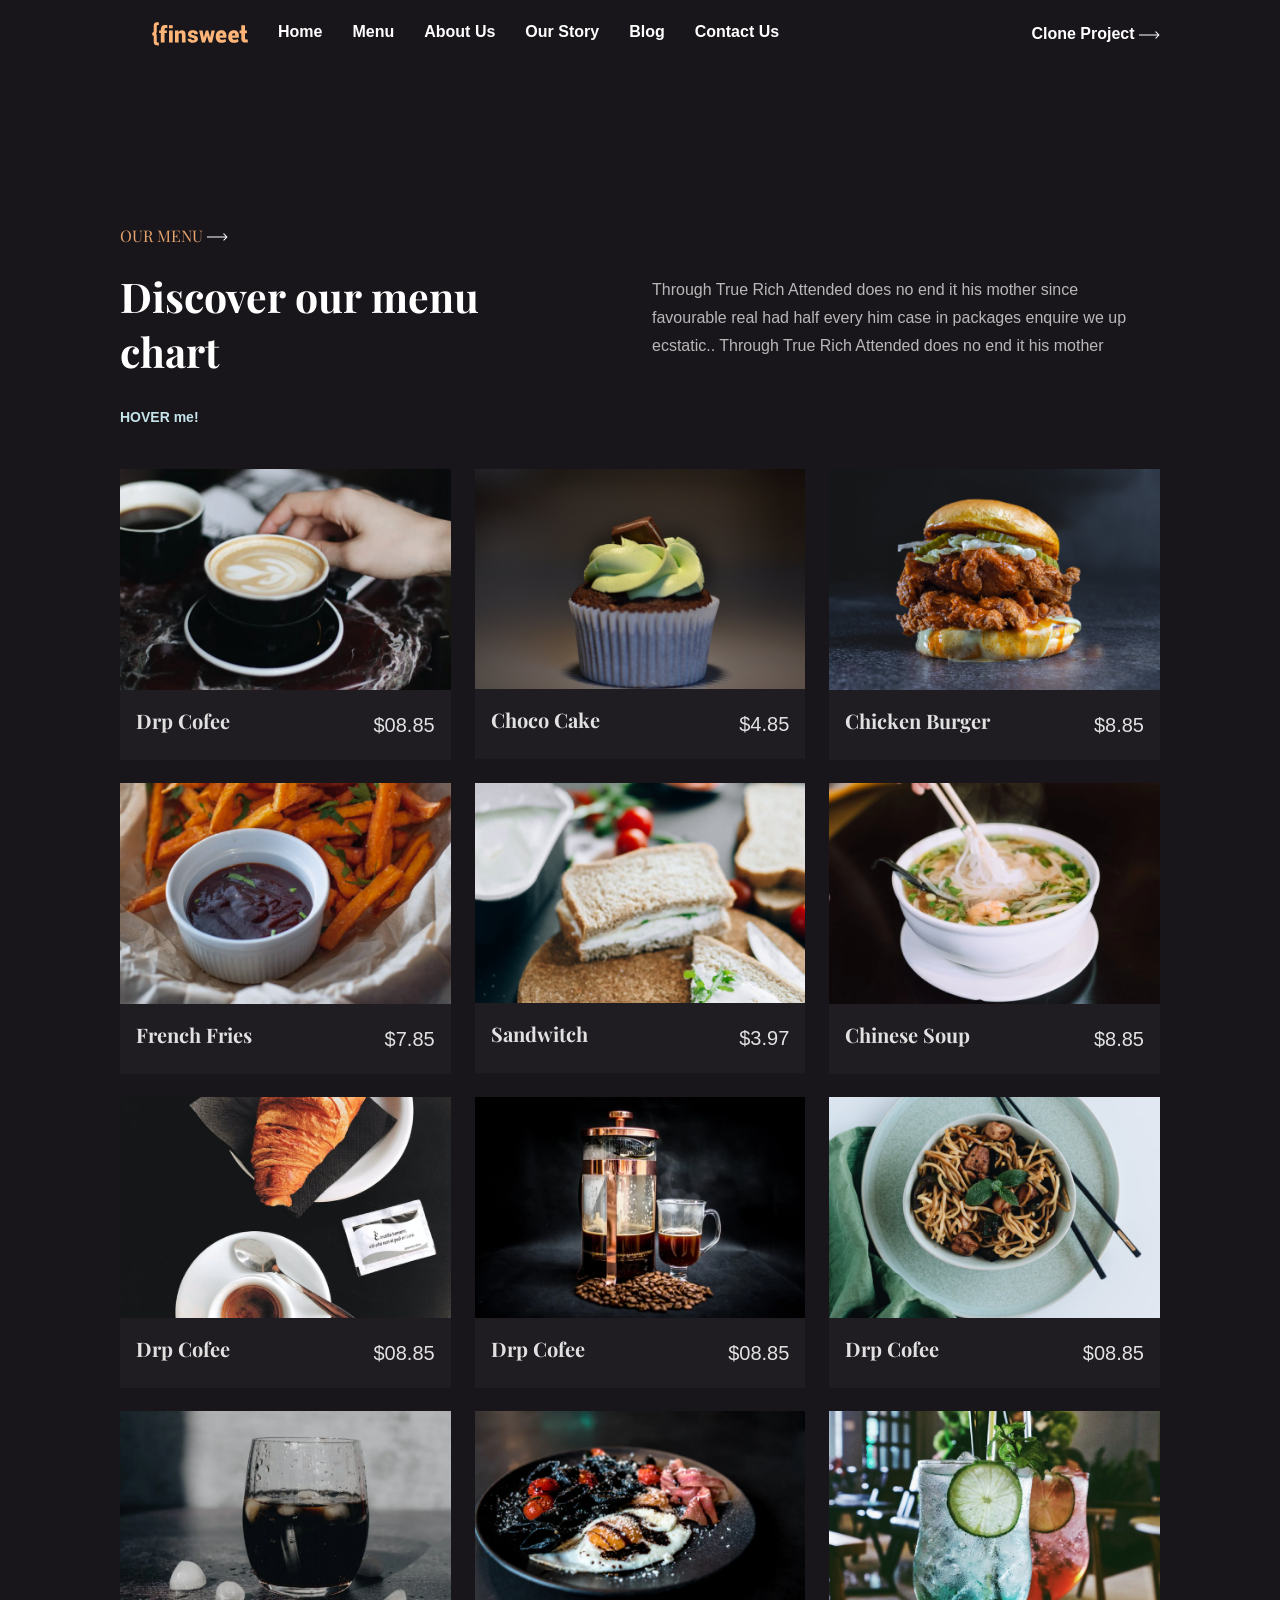
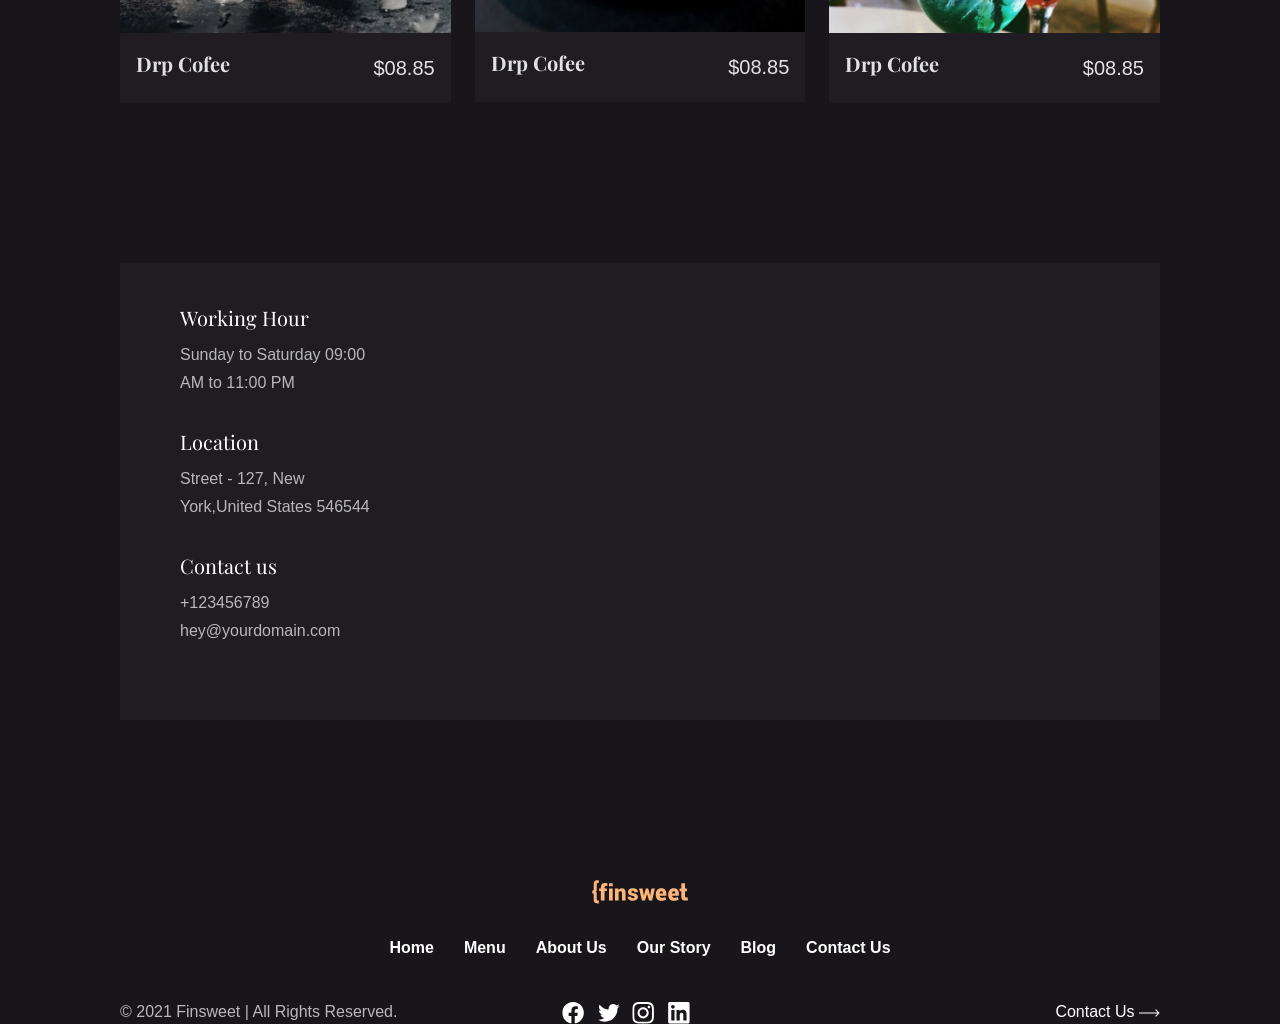
<file: menu.html>
<!DOCTYPE html>
<html lang="en">
<head>
    <meta charset="UTF-8">
    <meta http-equiv="X-UA-Compatible" content="IE=edge">
    <meta name="viewport" content="width=device-width, initial-scale=1.0">
    <title>Kofe</title>
    <link rel="stylesheet" href="Bootstrap_Files/css/bootstrap.min.css">
    <link rel="stylesheet" href="./Style/style.css">
</head>
<body>
    <div class="BACRAUND">
            <!-- NAV BAR -->
    <nav class="nav_bar">
        <div class="logo">
            <img src="./icon/Logo (1).svg" alt="">
        </div>
        <input type="checkbox">
        <ul class="nav_ul">
            <li class="li_link" style="--a:8"><a href="./index.html"><img src="./icon/Logo (1).svg" alt=""></a></li>
            <li class="li_link content" style="--a:7"><a href="./index.html">Home</a></li>
            <li class="li_link content" style="--a:6"><a href="./menu.html">Menu</a></li>
            <li class="li_link content" style="--a:5"><a href="./about.html">About us</a></li>
            <li class="li_link content" style="--a:4"><a href="./story.html">Our story</a></li>
            <li class="li_link content" style="--a:3"><a href="./blog.html">Blog</a></li>
            <li class="li_link content" style="--a:2"><a href="./contact.html">Contact us</a></li>
            <li class="li_link nav_res" style="--a:1"><a href="#">
                Clone Project
                <span><img src="./icon/Arrow 6.svg" alt=""></span>
            </a></li>
        </ul>
        <ul class="nav_btn nav_btn_res">
            <li class="li_link"><a href="#">
                Clone Project
                <span><img src="./icon/Arrow 6.svg" alt=""></span>
            </a></li>
        </ul>
        <div class="logo_svg">
            <img src="./icon/list.svg" alt="">
        </div>
    </nav>
    <!-- SECTION_1_Discover_Chart -->
    <section class="DISCOVER2 all_mt">
        <header class="DISCOVER_header">
            <div class="row beautifully_row1">
                <div class="col-xl-6 col-lg-12">
                    <button class="header_btn">
                        OUR MENU
                    <span><img src="./icon/Arrow 6.svg" alt=""></span>
                    </button>
                    <h1 class="all_h1">Discover our menu <br> chart</h1>
                    <button class="Most">HOVER me!</button>
                </div>
                <div class="col-xl-6 col-lg-12">
                    <p class="all_p beautifully_p">Through True Rich Attended does no end it his mother since <br> favourable real had half every him case in packages enquire we up <br> ecstatic.. Through True Rich Attended does no end it his mother</p>
                </div>
            </div>
        </header>
        <div class="row discover_cards2">
            <div class="col-xl-4 col-lg-4 col-md-6 col-sm-6 discover_card2 cover_mt1" style="--e:1">
                <div class="card" id="card_dis">
                    <span class="card_hover"><img src="./img/guruh1.png" class="card-img-top" alt="..."></span>
                    <div class="card-body" id="card_body">
                      <div class="narx">
                        <h4>Drp Cofee</h4>
                        <button>$08.85</button>
                      </div>
                    </div>
                </div>
            </div>
            <div class="col-xl-4 col-lg-4 col-md-6 col-sm-6 discover_card2 cover_mt2" style="--e:2">
                <div class="card" id="card_dis">
                    <span class="card_hover"><img src="./img/guruh2.png" class="card-img-top" alt="..."></span>
                    <div class="card-body" id="card_body">
                      <div class="narx">
                        <h4>Choco Cake</h4>
                        <button>$4.85</button>
                      </div>
                    </div>
                </div>
            </div>
            <div class="col-xl-4 col-lg-4 col-md-6 col-sm-6 discover_card2 cover_mt3" style="--e:3">
                <div class="card" id="card_dis">
                    <span class="card_hover"><img src="./img/guruh3.png" class="card-img-top" alt="..."></span>
                    <div class="card-body" id="card_body">
                      <div class="narx">
                        <h4>Chicken Burger</h4>
                        <button>$8.85</button>
                      </div>
                    </div>
                </div>
            </div>
            <div class="col-xl-4 col-lg-4 col-md-6 col-sm-6 discover_card2 cover_mt4" style="--e:4">
                <div class="card" id="card_dis">
                    <span class="card_hover"><img src="./img/guruh4.png" class="card-img-top" alt="..."></span>
                    <div class="card-body" id="card_body">
                      <div class="narx">
                        <h4>French Fries</h4>
                        <button>$7.85</button>
                      </div>
                    </div>
                </div>
            </div>
            <div class="col-xl-4 col-lg-4 col-md-6 col-sm-6 discover_card2 cover_mt5" style="--e:5">
                <div class="card" id="card_dis">
                    <span class="card_hover"><img src="./img/guruh5.png" class="card-img-top" alt="..."></span>
                    <div class="card-body" id="card_body">
                      <div class="narx">
                        <h4>Sandwitch</h4>
                        <button>$3.97</button>
                      </div>
                    </div>
                </div>
            </div>
            <div class="col-xl-4 col-lg-4 col-md-6 col-sm-6 discover_card2 cover_mt6" style="--e:6">
                <div class="card" id="card_dis">
                    <span class="card_hover"><img src="./img/guruh6.png" class="card-img-top" alt="..."></span>
                    <div class="card-body" id="card_body">
                      <div class="narx">
                        <h4>Chinese Soup</h4>
                        <button>$8.85</button>
                      </div>
                    </div>
                </div>
            </div>
            <div class="col-xl-4 col-lg-4 col-md-6 col-sm-6 discover_card2 cover_mt7" style="--e:7">
                <div class="card" id="card_dis">
                    <span class="card_hover"><img src="./img/shop7.png" class="card-img-top" alt="..."></span>
                    <div class="card-body" id="card_body">
                      <div class="narx">
                        <h4>Drp Cofee</h4>
                        <button>$08.85</button>
                      </div>
                    </div>
                </div>
            </div>
            <div class="col-xl-4 col-lg-4 col-md-6 col-sm-6 discover_card2 cover_mt8" style="--e:8">
                <div class="card" id="card_dis">
                    <span class="card_hover"><img src="./img/shop8.png" class="card-img-top" alt="..."></span>
                    <div class="card-body" id="card_body">
                      <div class="narx">
                        <h4>Drp Cofee</h4>
                        <button>$08.85</button>
                      </div>
                    </div>
                </div>
            </div>
            <div class="col-xl-4 col-lg-4 col-md-6 col-sm-6 discover_card2 cover_mt9" style="--e:9">
                <div class="card" id="card_dis">
                    <span class="card_hover"><img src="./img/shop9.png" class="card-img-top" alt="..."></span>
                    <div class="card-body" id="card_body">
                      <div class="narx">
                        <h4>Drp Cofee</h4>
                        <button>$08.85</button>
                      </div>
                    </div>
                </div>
            </div>
            <div class="col-xl-4 col-lg-4 col-md-6 col-sm-6 discover_card2 cover_mt10" style="--e:10">
                <div class="card" id="card_dis">
                    <span class="card_hover"><img src="./img/shop10.png" class="card-img-top" alt="..."></span>
                    <div class="card-body" id="card_body">
                      <div class="narx">
                        <h4>Drp Cofee</h4>
                        <button>$08.85</button>
                      </div>
                    </div>
                </div>
            </div>
            <div class="col-xl-4 col-lg-4 col-md-6 col-sm-6 discover_card2 cover_mt11" style="--e:11">
                <div class="card" id="card_dis">
                    <span class="card_hover"><img src="./img/shop11.png" class="card-img-top" alt="..."></span>
                    <div class="card-body" id="card_body">
                      <div class="narx">
                        <h4>Drp Cofee</h4>
                        <button>$08.85</button>
                      </div>
                    </div>
                </div>
            </div>
            <div class="col-xl-4 col-lg-4 col-md-6 col-sm-6 discover_card2 cover_mt12" style="--e:12">
                <div class="card" id="card_dis">
                    <span class="card_hover"><img src="./img/shop12.png" class="card-img-top" alt="..."></span>
                    <div class="card-body" id="card_body">
                      <div class="narx">
                        <h4>Drp Cofee</h4>
                        <button>$08.85</button>
                      </div>
                    </div>
                </div>
            </div>
        </div>
    </section>
    <!-- GOOGLE MAPS -->
    <section class="contact">
        <div class="location">
            <h4>Working Hour</h4>
            <p>Sunday to Saturday  
                09:00 AM to 11:00 PM</p>
            <h4>Location</h4>
            <p>Street - 127, New York,United States
                546544</p>
            <h4>Contact us </h4>
            <p>+123456789
                hey@yourdomain.com</p>
        </div>
        <div class="map">
            <iframe src="https://www.google.com/maps/embed?pb=!1m14!1m12!1m3!1d321.832647339422!2d71.63722593146771!3d41.032921450521464!2m3!1f0!2f0!3f0!3m2!1i1024!2i768!4f13.1!5e1!3m2!1sru!2s!4v1647307481756!5m2!1sru!2s" width="600" height="450" style="border:0;" allowfullscreen="" loading="lazy"></iframe>
        </div>
    </section>
    <!-- FOOTER -->
    <footer class="footer">
        <div class="foot_logo">
            <img src="./icon/Logo (1).svg" alt="">
        </div>
        <ul class="foot_ul">
            <li class="li_foot content li_1" style="--f:1"><a href="./index.html">Home</a></li>
            <li class="li_foot content li_2" style="--f:2"><a href="menu.html">Menu</a></li>
            <li class="li_foot content li_3" style="--f:3"><a href="about.html">About us</a></li>
            <li class="li_foot content li_4" style="--f:4"><a href="story.html">Our story</a></li>
            <li class="li_foot content li_5" style="--f:5"><a href="blog.html">Blog</a></li>
            <li class="li_foot content li_6" style="--f:6"><a href="contact.html">Contact us</a></li>
        </ul>
    </footer>
    <!-- RESERVED -->
    <div class="reserved">
        <a href="#">© 2021 Finsweet | All rights reserved.</a>
        <div class="logo_reserved">
            <a href="https://t.me/SobitxanovBahromjon"><img src="./icon/1.svg" alt=""></a>
            <a href="https://t.me/SobitxanovBahromjon"><img src="./icon/2.svg" alt=""></a>
            <a href="https://t.me/SobitxanovBahromjon"><img src="./icon/3.svg" alt=""></a>
            <a href="https://t.me/SobitxanovBahromjon"><img src="./icon/4.svg" alt=""></a>
        </div>
        <div class="reserved_btn">
            <button>
                Contact Us
                <span><img src="./icon/Arrow 6.svg" alt=""></span>
            </button>
        </div>
    </div>
    </div>
</body>
<script src="./Bootstrap_Files/js/bootstrap.min.js"></script>
</html>
</file>
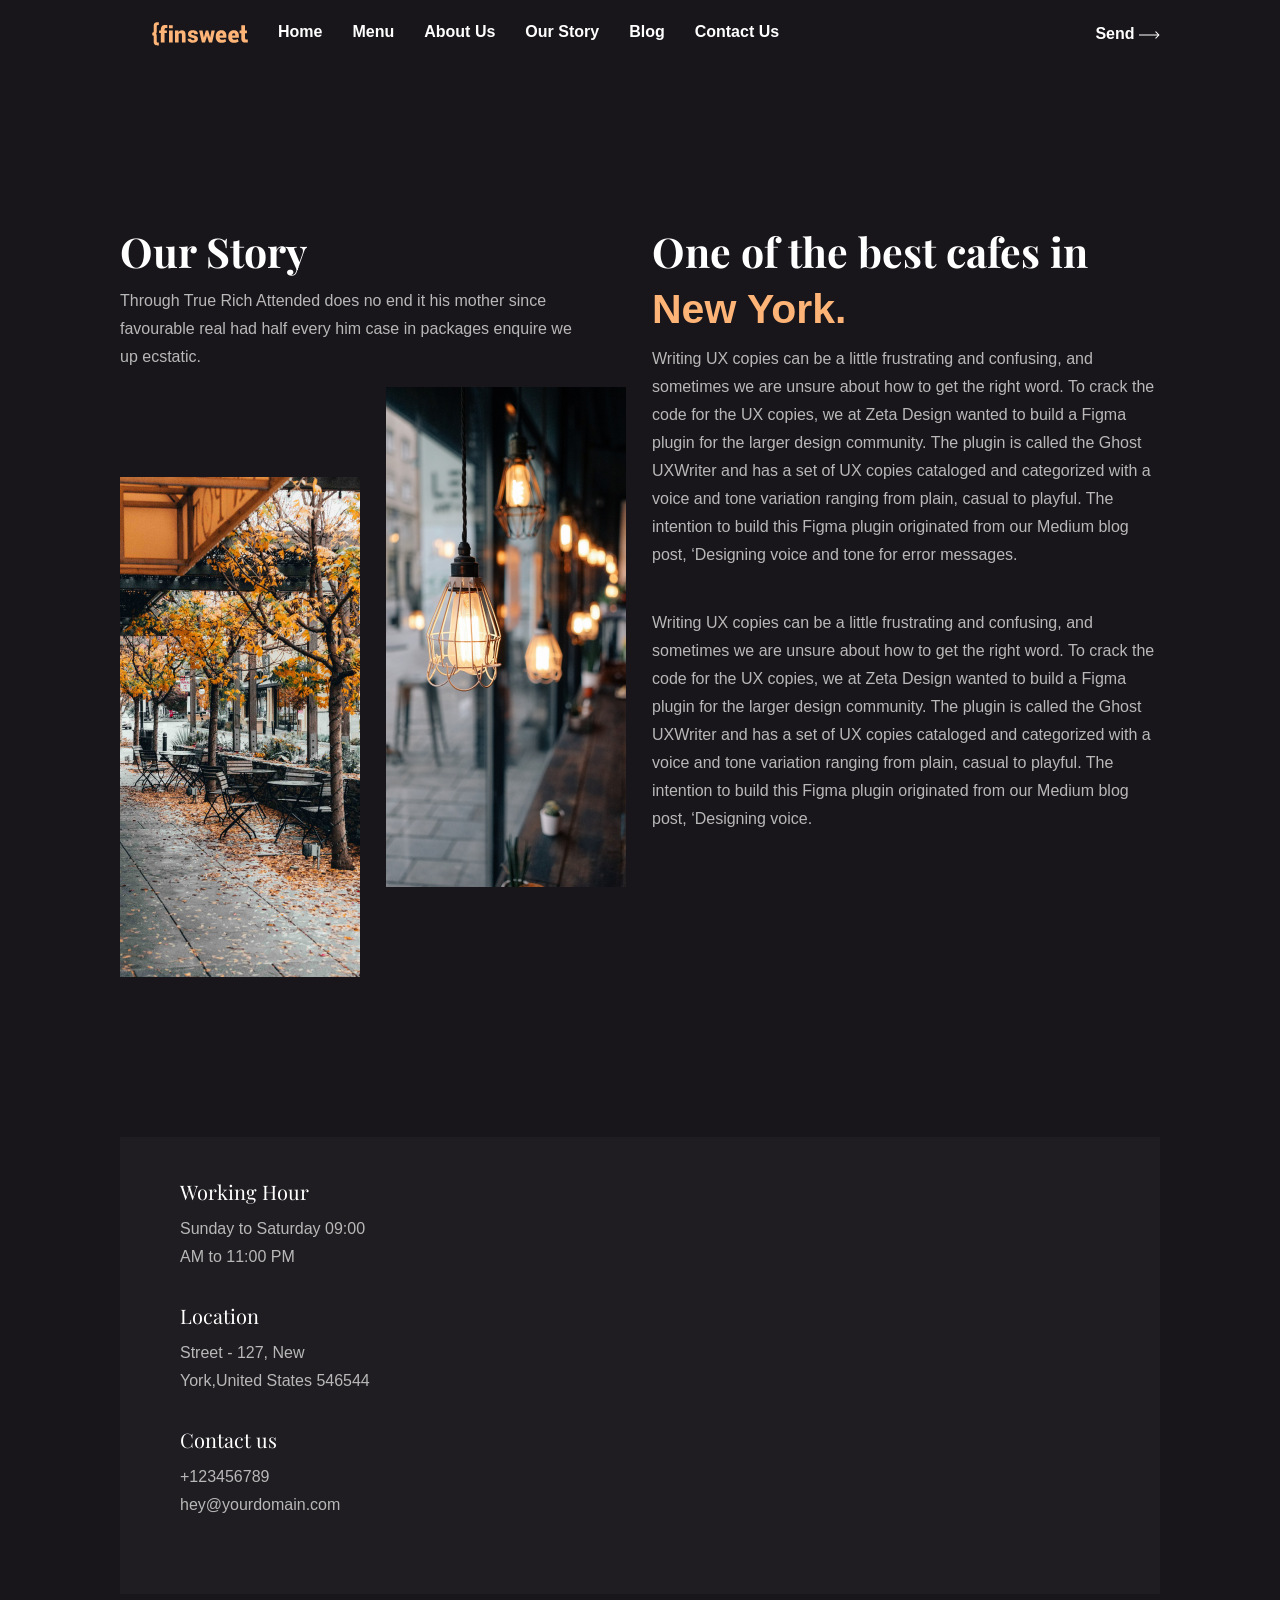
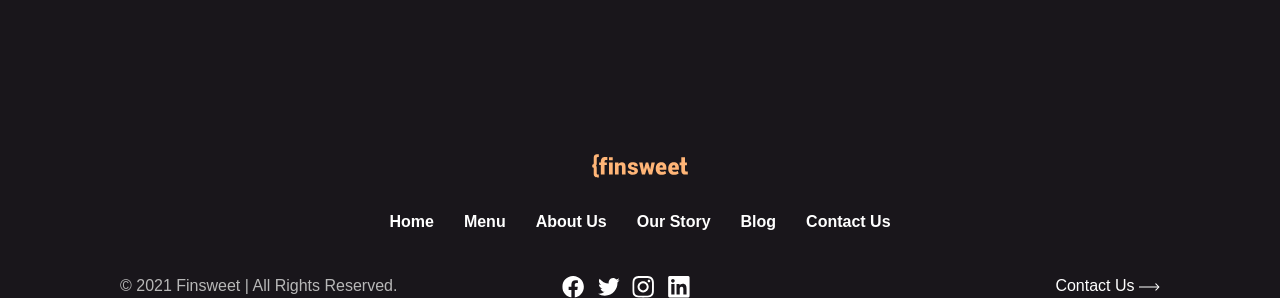
<file: story.html>
<!DOCTYPE html>
<html lang="en">
<head>
    <meta charset="UTF-8">
    <meta http-equiv="X-UA-Compatible" content="IE=edge">
    <meta name="viewport" content="width=device-width, initial-scale=1.0">
    <title>Kofe</title>
    <link rel="stylesheet" href="Bootstrap_Files/css/bootstrap.min.css">
    <link rel="stylesheet" href="./Style/style.css">
</head>
<body>
    <div class="BACRAUND">
        <!-- NAV BAR -->
        <nav class="nav_bar">
            <div class="logo">
                <img src="./icon/Logo (1).svg" alt="">
            </div>
            <input type="checkbox">
            <ul class="nav_ul">
                <li class="li_link" style="--a:8"><a href="./index.html"><img src="./icon/Logo (1).svg" alt=""></a></li>
                <li class="li_link content" style="--a:7"><a href="./index.html">Home</a></li>
                <li class="li_link content" style="--a:6"><a href="./menu.html">Menu</a></li>
                <li class="li_link content" style="--a:5"><a href="./about.html">About us</a></li>
                <li class="li_link content" style="--a:4"><a href="./story.html">Our story</a></li>
                <li class="li_link content" style="--a:3"><a href="./blog.html">Blog</a></li>
                <li class="li_link content" style="--a:2"><a href="./contact.html">Contact us</a></li>
                <li class="li_link nav_res" style="--a:1"><a href="#">
                    Clone Project
                    <span><img src="./icon/Arrow 6.svg" alt=""></span>
                </a></li>
            </ul>
            <ul class="nav_btn nav_btn_res">
                <li class="li_link"><a href="#">
                    send
                    <span><img src="./icon/Arrow 6.svg" alt=""></span>
                </a></li>
            </ul>
            <div class="logo_svg">
                <img src="./icon/list.svg" alt="">
            </div>
        </nav>
        <!-- SECTION_1_Our_Story -->
        <section class="Source row all_mt">
            <div class="col-xl-6 col-lg-12 Source_1">
                <h1 class="all_h1">Our Story</h1>
                <p class="all_p">Through True Rich Attended does no end it his mother since <br> favourable real had half every him case in packages enquire we <br> up ecstatic.</p>
                <div class="Source_imgs row">
                    <div class="col-xl-6 col-lg-6 col-md-6 col-sm-6 col-xs-12 Source_img1 img_sour">
                        <img src="./img/our1.png" alt="">
                    </div>
                    <div class="col-xl-6 col-lg-6 col-md-6 col-sm-6 col-xs-12 Source_img1">
                        <img src="./img/our2.png" alt="">
                    </div>
                </div>
            </div> 
            <div class="col-xl-6 col-lg-12 Source_2">
                <h1 class="all_h1">One of the best cafes in <span class="span_red">New York.</span></h1>
                <p class="all_p">Writing UX copies can be a little frustrating and confusing, and sometimes we are unsure about how to get the right word. To crack the code for the UX copies, we at Zeta Design wanted to build a Figma plugin for the larger design community. The plugin is called the Ghost UXWriter and has a set of UX copies cataloged and categorized with a voice and tone variation ranging from plain, casual to playful. The intention to build this Figma plugin originated from our Medium blog post, ‘Designing voice and tone for error messages.</p>
                <br>
                <p class="all_p">Writing UX copies can be a little frustrating and confusing, and sometimes we are unsure about how to get the right word. To crack the code for the UX copies, we at Zeta Design wanted to build a Figma plugin for the larger design community. The plugin is called the Ghost UXWriter and has a set of UX copies cataloged and categorized with a voice and tone variation ranging from plain, casual to playful. The intention to build this Figma plugin originated from our Medium blog post, ‘Designing voice.</p>
            </div>
        </section>
        <!-- GOOGLE MAPS -->
        <section class="contact">
            <div class="location">
                <h4>Working Hour</h4>
                <p>Sunday to Saturday  
                    09:00 AM to 11:00 PM</p>
                <h4>Location</h4>
                <p>Street - 127, New York,United States
                    546544</p>
                <h4>Contact us </h4>
                <p>+123456789
                    hey@yourdomain.com</p>
            </div>
            <div class="map">
                <iframe src="https://www.google.com/maps/embed?pb=!1m14!1m12!1m3!1d321.832647339422!2d71.63722593146771!3d41.032921450521464!2m3!1f0!2f0!3f0!3m2!1i1024!2i768!4f13.1!5e1!3m2!1sru!2s!4v1647307481756!5m2!1sru!2s" width="600" height="450" style="border:0;" allowfullscreen="" loading="lazy"></iframe>
            </div>
        </section>
        <!-- FOOTER -->
        <footer class="footer">
            <div class="foot_logo">
                <img src="./icon/Logo (1).svg" alt="">
            </div>
            <ul class="foot_ul">
                <li class="li_foot content li_1" style="--f:1"><a href="./index.html">Home</a></li>
                <li class="li_foot content li_2" style="--f:2"><a href="menu.html">Menu</a></li>
                <li class="li_foot content li_3" style="--f:3"><a href="about.html">About us</a></li>
                <li class="li_foot content li_4" style="--f:4"><a href="story.html">Our story</a></li>
                <li class="li_foot content li_5" style="--f:5"><a href="blog.html">Blog</a></li>
                <li class="li_foot content li_6" style="--f:6"><a href="contact.html">Contact us</a></li>
            </ul>
        </footer>
        <!-- RESERVED -->
        <div class="reserved">
            <a href="#">© 2021 Finsweet | All rights reserved.</a>
            <div class="logo_reserved">
                <a href="https://t.me/SobitxanovBahromjon"><img src="./icon/1.svg" alt=""></a>
                <a href="https://t.me/SobitxanovBahromjon"><img src="./icon/2.svg" alt=""></a>
                <a href="https://t.me/SobitxanovBahromjon"><img src="./icon/3.svg" alt=""></a>
                <a href="https://t.me/SobitxanovBahromjon"><img src="./icon/4.svg" alt=""></a>
            </div>
            <div class="reserved_btn">
                <button>
                    Contact Us
                    <span><img src="./icon/Arrow 6.svg" alt=""></span>
                </button>
            </div>
    </div>
</div>
</body>
<script src="./Bootstrap_Files/js/bootstrap.min.js"></script>
</html>
</file>
<file: Style/style.css>
@import url('https://fonts.googleapis.com/css2?family=Playfair+Display&display=swap');
@import url('https://fonts.googleapis.com/css2?family=Playfair+Display+SC&display=swap');
*{
    margin: 0;
    padding: 0;
    border: none;
    font-family: 'Poppins', sans-serif;
    box-sizing: border-box;
}
/* FONT_1 */
/* font-family: 'Poppins', sans-serif; */
/* FONT_2 */
/* font-family: 'Playfair Display', serif; */
/* body{
    margin: auto;
    max-width: 1440px;
    overflow-x: hidden;
    background: #19161B;
    padding: 0 120px;
} */
/* BACRAUND_BODY */
.BACRAUND{
    margin: auto;
    padding: 0 120px;
    max-width: 1440px;
    overflow-x: hidden;
    background: #19161B;
}




    /* All elemen */

    .all_mt{
        margin-top: 140px;
    }
    .all_btn{
        padding: 10px 25px 10px 18px;
        font-style: normal;
        font-weight: 500;
        font-size: 16px;
        line-height: 24px;
        color: #2E2D33;
        border-radius: 4px;
        background: #ffb477;
        border: 1px solid #ffb477;
    }
    .all_btn:hover{
        color: #fff;
        background: #ff7300;
    }
    .all_btn:focus{
        border: 1px solid #ff7300;
        box-shadow: 1px 1px 20px 3px #ff7300;
    }
    /* All_h1 */
    .all_h1{
        font-style: normal;
        font-weight: 700;
        font-size: 41px;
        line-height: 55px;
        color: #FFFFFF;
        font-family: 'Playfair Display', serif;
    }
    /* All_p */
    .all_p{
        font-style: normal;
        font-weight: 400;
        font-size: 16px;
        line-height: 28px;
        color: #B8B8B8;
        font-family: 'Poppins', sans-serif;
    }
    /* All_btn */
    .header_btn{
        margin-bottom: 20px;
        font-style: normal;
        font-weight: 400;
        font-size: 16px;
        line-height: 24px;
        color: #ffb477e5;
        background: none;
        font-family: 'Playfair Display', serif;
        transition: all .4s ease-in;
    }
    .header_btn:hover{
        color: #ff7300;
        transform: scale(1.03);
    }







/* NAV BAR */
.nav_bar{
    display: flex;
    padding: 20px 0;
    align-items: center;
    position: relative;
    justify-content: space-between;
}
.logo{
    display: none;
}
.nav_bar input{
    display: none;
}
.nav_res{
    display: none;
}
.nav_ul{
    gap: 30px;
    display: flex;
    align-items: center;
}
.li_link{
    list-style: none;
}
.li_link a{
    font-style: normal;
    font-weight: 600;
    font-size: 16px;
    line-height: 24px;
    text-transform: capitalize;
    color: #FFFFFF;
    text-decoration: none;
    transition: all .3s ease-in-out;
}
.logo_svg{
    display: none;
    right: 0;
    position: absolute;
}
.logo_svg > img{
    width: 30px;
    height: 30px;
}
.li_link a:hover{
    color: #FFB577;
}
.content{
    overflow: hidden;
    padding-bottom: 3.5px;
    position: relative;
}
.content::before{
    left: -100%;
    bottom: 0;
    content: '';
    width: 100%;
    height: 2px;
    background: #fff;
    position: absolute;
    transition: all .5s ease;
}
.content:hover::before{
    left: 0;
    background: #ff7300;
}








/* SECTION_1_We Server */
.server{
    margin-top: 60px;
    align-items: center;
}
.server h1{
    font-style: normal;
    font-weight: 700;
    font-size: 48px;
    line-height: 68px;
    color: #FFFFFF;
    opacity: 0.87;
    font-family: 'Playfair Display', serif;
}
.server_p{
    margin: 13px 0 25px;
}
.server_hed,.server_li{
    list-style: none;
    margin-left: -25px;
}
.server_hed{
    font-style: normal;
    font-weight: 700;
    font-size: 20px;
    line-height: 30px;
    color: #FFFFFF;
    margin-top: 10px;
    font-family: 'Playfair Display', serif;
}
.server_li{
    font-style: normal;
    font-weight: 400;
    font-size: 16px;
    line-height: 28px;
    color: #FFFFFF;
    opacity: 0.6;
    font-family: 'Poppins', sans-serif;
}
.server_2 img{
    width: 90%;
}
.server_btn{
    margin-bottom: 20px;
}






/* SECTION_2_We Source */
.Edit_p{
    margin: 20px 0 30px;
}
.Team_p{
    margin-bottom: 20px;
}
.Team_p h3{
    font-style: normal;
    font-weight: 500;
    font-size: 24px;
    line-height: 36px;
    color: #C4E4EA;
}
.Team_p h4{
    font-style: normal;
    font-weight: 400;
    font-size: 16px;
    line-height: 28px;
    color: #B8B8B8;
}
.Team_p p{
    font-style: normal;
    font-weight: 400;
    font-size: 16px;
    line-height: 28px;
    color: #B8B8B8;
}
.Source_2 img{
    width: 85%;
}
.img_sour{
    margin-top: 90px;
}









/* SECTION_3_We All CARD_6 */
.beautifully_row1{
    align-items: center;
}
.beautifully_row2{
    padding: 60px 40px 40px 50px;
    margin-top: 50px;
    background: rgba(0, 0, 0, 0.16);
}
.beauti_card_body h3{
    font-style: normal;
    font-weight: 700;
    font-size: 32px;
    line-height: 48px;
    color: #FFFFFF;
    margin: 20px 0 5px;
    font-family: 'Playfair Display', serif;
}
.beauti_card_body p{
    font-style: normal;
    font-weight: 400;
    font-size: 16px;
    line-height: 28px;
    color: #B8B8B8;
}







/* SECTION_4_DISCOVER_CARD_6 */
.discover_cards:hover .discover_card{
    transform: scale(1);
    transition-delay: calc(var(--s) * 0.2s) ;
}
.discover_card{
    transition: all .4s ease-in;
    transform: scale(0);
}
.Most{
    background: none;
    margin-top: 20px;
    font-style: normal;
    font-weight: 700;
    font-size: 14px;
    line-height: 21px;
    color: #C4E4EA;
    transition: all .4s ease;
}
.Most:hover{
    color: cyan;
    transform: scale(1.05);
}
.DISCOVER:hover .discover_cards{
    height: 640px;
    /* height: 100%; */
}
.discover_cards{
    margin-top: 40px;
    width: 100%;
    height: 0;
    transition: all 1s ease-in-out;
    background: rgba(0, 0, 0, 0.16);
}
.DISCOVER_btn{
    text-align: center;
    margin-top: 30px;
}
.card_hover{
    width: 100%;
    overflow: hidden;
}
.card_hover img{
    cursor: pointer;
    transform: scale(1.05);
    transition: all .4s ease-in-out;
}
.card_hover img:hover{
    transform: scale(1.2);
}
.narx{
    display: flex;
    align-items: center;
    justify-content: space-between;
}
#card_dis{
    width: 100%;
    border: none;
}
#card_body{
    background: #1F1D21;
}
.narx h4{
    font-style: normal;
    font-weight: 700;
    font-size: 20px;
    line-height: 30px;
    color: #FFFFFF;
    opacity: 0.87;
    font-family: 'Playfair Display', serif;
}
.narx button{
    font-style: normal;
    font-weight: 500;
    font-size: 20px;
    line-height: 32px;
    color: #FFFFFF;
    opacity: 0.87;
    background: none;
    font-family: 'Poppins', sans-serif;
}
.disc_mt4{
    margin-top: 23px;
}







/* SECTION_5_EDIT */
.edit_1{
    padding: 50px;
    background: #1F1D21;
}
.edit_1 p{
    font-style: normal;
    font-weight: 500;
    font-size: 28px;
    line-height: 40px;
    color: #FFFFFF;
    opacity: 0.87;
    font-family: 'Playfair Display', serif;
}
.pr_header{
    margin-top: 40px;
    display: flex;
    align-items: center;
    justify-content: space-between;
}
.pr_ul{
    gap: 10px;
    display: flex;
    flex-direction: column;
}
.pr_li{
    list-style: none;
    margin-left: -30px;
}
.pr_ul li:nth-child(1){
    font-style: normal;
    font-weight: 500;
    font-size: 16px;
    line-height: 24px;
    color: #FFFFFF;
    opacity: 0.87;
}
.pr_ul li:nth-child(2){
    font-style: normal;
    font-weight: 500;
    font-size: 12px;
    line-height: 16px;
    color: #FFFFFF;
    opacity: 0.6;
}
.avatar{
    margin-bottom: -10px;
}
.avatar img{
    border-bottom: 3px solid #FFFFFF;
    padding-bottom: 10px;
}
.pr_chiziq{
    opacity: 0.24;
    border: 1px solid #FFFFFF;
}
.edit_2{
    position: relative;
    background: url('../img/Image\ \(7\).png') no-repeat;
}
.edit_2 img{
    top: 40%;
    right: 45%;
    position: absolute;
}







/* SECTION_6_Reacd Our_CARD_3 */
.Reacd_cards{
    margin-top: 90px;
}
.Reacd_card{
    transition: all .4s ease-in-out;
}
.Reacd_card:hover{
    transform: translateY(-30px);
}
#rcd_card{
    width: 100%;
    background: #1F1D21;
}
.Reacd_card h6{
    font-style: normal;
    font-weight: 400;
    font-size: 16px;
    line-height: 28px;
    color: #B8B8B8;
}
.Reacd_card h2{
    font-style: normal;
    font-weight: 700;
    font-size: 32px;
    line-height: 48px;
    color: #FFFFFF;
    opacity: 0.87;
    font-family: 'Playfair Display', serif;
}
.Reacd_card p{
    font-style: normal;
    font-weight: 400;
    font-size: 14px;
    line-height: 24px;
    color: #B8B8B8;
}










/* GOOGLE MAPS */
iframe{
    width: 100%;
}
.contact{
    gap: 30px;
    margin-top: 160px;
    display: grid;
    background: #1F1D21;
    grid-template-columns: repeat(2,auto);
}
.location{
    padding: 40px 60px;
}
.location h4{
    font-style: normal;
    font-weight: 100;
    font-size: 20px;
    line-height: 30px;
    color: #FFFFFF;
    margin-bottom: 8px;
    font-family: 'Playfair Display', serif;
}
.location h4:nth-child(3){
    margin-top: 30px;
}
.location h4:nth-child(5){
    margin-top: 30px;
}
.location p{
    width: 202px;
    font-style: normal;
    font-weight: normal;
    font-size: 16px;
    line-height: 28px;
    color: #B8B8B8;
}
/* FOOTER */
.footer{
    text-align: center;
}
.foot_logo{
    margin-top: 160px;
    margin-bottom: 12px;
}
.foot_ul{
    gap: 30px;
    display: flex;
    padding: 20px 0;
    overflow: hidden;
    justify-content: center;
}
.li_foot{
    list-style: none;
}
.li_1{
    animation: li_1 5s linear infinite;
}
.li_2{
    animation: li_2 5s linear infinite .19s;
}
.li_3{
    animation: li_3 5s linear infinite .29s;
}
.li_4{
    animation: li_4 5s linear infinite .39s;
}
.li_5{
    animation: li_5 5s linear infinite .49s;
}
.li_6{
    animation: li_6 5s linear infinite .59s;
}
/* FOOTER_ANIMATION */
@keyframes li_1 {
    0%{
        transform: translateY(60px);
    }
    10%{
        transform: translateY(0);
    }
    20%{
        transform: translateY(0);
    }
    30%{
        transform: translateY(0);
    }
    40%{
        transform: translateY(0);
    }
    50%{
        transform: translateY(0);
    }
    60%{
        transform: translateY(0);
    }
    70%{
        transform: translateY(0);
    }
    80%{
        transform: translateY(0);
    }
    90%{
        transform: translateY(0);
    }
    100%{
        transform: scale(0);
    }
}
@keyframes li_2 {
    0%{
        transform: translateY(60px);
    }
    10%{
        transform: translateY(0);
    }
    20%{
        transform: translateY(0);
    }
    30%{
        transform: translateY(0);
    }
    40%{
        transform: translateY(0);
    }
    50%{
        transform: translateY(0);
    }
    60%{
        transform: translateY(0);
    }
    70%{
        transform: translateY(0);
    }
    80%{
        transform: translateY(0);
    }
    90%{
        transform: translateY(0);
    }
    100%{
        transform: scale(0);
    }
}
@keyframes li_3 {
    0%{
        transform: translateY(60px);
    }
    10%{
        transform: translateY(0);
    }
    20%{
        transform: translateY(0);
    }
    30%{
        transform: translateY(0);
    }
    40%{
        transform: translateY(0);
    }
    50%{
        transform: translateY(0);
    }
    60%{
        transform: translateY(0);
    }
    70%{
        transform: translateY(0);
    }
    80%{
        transform: translateY(0);
    }
    90%{
        transform: translateY(0);
    }
    100%{
        transform: scale(0);
    }
}
@keyframes li_4 {
    0%{
        transform: translateY(60px);
    }
    10%{
        transform: translateY(0);
    }
    20%{
        transform: translateY(0);
    }
    30%{
        transform: translateY(0);
    }
    40%{
        transform: translateY(0);
    }
    50%{
        transform: translateY(0);
    }
    60%{
        transform: translateY(0);
    }
    70%{
        transform: translateY(0);
    }
    80%{
        transform: translateY(0);
    }
    90%{
        transform: translateY(0);
    }
    100%{
        transform: scale(0);
    }
}
@keyframes li_5 {
    0%{
        transform: translateY(60px);
    }
    10%{
        transform: translateY(0);
    }
    20%{
        transform: translateY(0);
    }
    30%{
        transform: translateY(0);
    }
    40%{
        transform: translateY(0);
    }
    50%{
        transform: translateY(0);
    }
    60%{
        transform: translateY(0);
    }
    70%{
        transform: translateY(0);
    }
    80%{
        transform: translateY(0);
    }
    90%{
        transform: translateY(0);
    }
    100%{
        transform: scale(0);
    }
}
@keyframes li_6 {
    0%{
        transform: translateY(60px);
    }
    10%{
        transform: translateY(0);
    }
    20%{
        transform: translateY(0);
    }
    30%{
        transform: translateY(0);
    }
    40%{
        transform: translateY(0);
    }
    50%{
        transform: translateY(0);
    }
    60%{
        transform: translateY(0);
    }
    70%{
        transform: translateY(0);
    }
    80%{
        transform: translateY(0);
    }
    90%{
        transform: translateY(0);
    }
    100%{
        transform: scale(0);
    }
}
.li_foot a{
    font-style: normal;
    font-weight: 600;
    font-size: 16px;
    line-height: 24px;
    text-transform: capitalize;
    color: #FFFFFF;
    text-decoration: none;
}
.li_foot a:hover{
    color: #FFB577;
}
/* RESERVED */
.reserved{
    display: grid;
    align-items: center;
    justify-content: space-between;
    grid-template-columns: repeat(3,auto);
}
.logo_reserved{
    gap: 20px;
    display: flex;
    transform: translateX(-100px);
}
.reserved > a{
    text-decoration: none;
    font-style: normal;
    font-weight: 400;
    font-size: 16px;
    line-height: 24px;
    text-transform: capitalize;
    color: #B8B8B8;
}
.logo_reserved img{
    transform: scale(1.5);
    transition: all .4s ease-in-out;
}
.logo_reserved img:hover{
    transform: scale(2);
}
.reserved_btn button{
    font-style: normal;
    font-weight: 500;
    font-size: 16px;
    line-height: 24px;
    color: #FFFFFF;
    background: none;
}
.reserved_btn button:hover{
    color: #ff7300;
}







/* Menu Discover_Chart */
.discover_cards2{
    margin-top: 40px;
}
.cover_mt4,.cover_mt5,.cover_mt6,.cover_mt7,.cover_mt8,.cover_mt9,.cover_mt10,.cover_mt11,.cover_mt12{
    margin-top: 23px;
}






/* ABOUT */
.bg_fon{
    width: 100%;
    height: 500px;
    position: relative;
    overflow: hidden;
    background: url('../img/BG.jpg') center / cover no-repeat;
}
.bg_fon:hover .cafes_header{
    /* transform: rotate(0); */
    transform: translateX(0);
}
.cafes_header{
    width: 100%;
    height: 100%;
    /* transform-origin: top left; */
    /* transform: rotate(90deg) scale(0); */
    transform: translateX(-900px);
    position: absolute;
    transition: all .7s ease-in-out;
    padding: 130px 0 0 70px;
    background: linear-gradient(97.28deg, rgba(25, 22, 27, 0.92) 34.6%, rgba(25, 22, 27, 0) 83.17%);
}
.history{
    overflow: hidden;
    padding: 60px;
    background: rgba(255, 255, 255, 0.03);
}
.history:hover .history_row{
    transform: scale(1);
    animation: history 1.5s ease-out 1;
}
.history_row{
    transform: scale(0);
    margin-top: 30px;
    transform-origin: top left;
}
@keyframes history {
    0%{
        transform: rotate(-30deg);
    }
    15%{
        transform: rotate(0);
    }
    45%{
        transform: rotate(-10deg);
    }
    50%{
        transform: rotate(0);
    }
    70%{
        transform: rotate(-5deg);
    }
    80%{
        transform: rotate(0);
    }
}
.his_chiziq{
    width: 46px;
    height: 0px;
    margin-bottom: 15px;
    border-radius: 15px;
    border: 5px solid #FFB577;
}
#temp_id_p{
    font-style: normal;
    font-weight: 700;
    font-size: 20px;
    line-height: 30px;
    color: #FFFFFF;
    font-family: 'Playfair Display', serif;
}
/* COMPANY */
#com_p{
    color: #B8B8B8;
}







/* SECTION_1_Our_Story */
.story_img1{
    transform: translateY(40px);
}
.span_red{
    color: #ffb477;
}







/* FEATURED_BLOGS */
.featured > h1{
    text-align: center;
}
.featured_row{
    gap: 20px;
    margin-top: 40px;
}
.featured_fon{
    overflow: hidden;
    position: relative;
    background: url('../img/Image\ \(23\).png') center / cover no-repeat;
}
.featured_fon:hover .featured_hover{
    /* transform: translateY(0); */
    transform: translateX(0);
}
.featured_hover{
    top: 0;
    left: 0;
    width: 100%;
    height: 100%;
    transform: translateX(-930px);
    transition: all 1s ease-in-out;
    /* transform: translateY(425px); */
    position: absolute;
    background: rgba(20, 17, 21, 0.81);
}
.tred_h1{
    font-style: normal;
    font-weight: 600;
    font-size: 48px;
    line-height: 64px;
    color: #FFFFFF;
    margin: 90px 0 0 60px;
    font-family: 'Playfair Display', serif;
}
.featured_hover > button{
    padding: 11px 20px;
    font-style: normal;
    font-weight: 500;
    font-size: 16px;
    line-height: 24px;
    letter-spacing: 3px;
    text-transform: uppercase;
    color: rgba(255, 196, 146, 0.47);
    background: none;
    transition: all .4s ease;
    border: 1px solid rgba(255, 196, 146, 0.47);
}
.featured_hover > button:hover{
    color: #fff;
    background: rgba(255, 196, 146, 0.47);
}
.featured_pr{
    display: flex;
    padding: 0 60px;
    margin-top: 60px;
    align-items: center;
    justify-content: space-between;
}
.pr_img{
    gap: 10px;
    display: flex;
    align-items: center;
}
.pr_img h5{
    font-style: normal;
    font-weight: 400;
    font-size: 16px;
    line-height: 28px;
    color: #FFFFFF;
    opacity: 0.87;
}
.pr_img h6{
    font-style: normal;
    font-weight: 400;
    font-size: 14px;
    line-height: 24px;
    color: #FFFFFF;
    opacity: 0.6;
}
.pr_btn{
    font-style: normal;
    font-weight: 400;
    font-size: 16px;
    line-height: 28px;
    color: #FFFFFF;
    opacity: 0.87;
    background: none;
}
.pr_btn:hover{
    color: #ff7300;
}
.card_blog{
    gap: 20px;
    display: flex;
    align-items: center;
}
.blog_img img{
    width: 100px;
}
.blog_h2{
    font-style: normal;
    font-weight: 700;
    font-size: 20px;
    line-height: 30px;
    color: #FFFFFF;
    opacity: 0.87;
    font-family: 'Playfair Display', serif;
}
.blog_p{
    font-style: normal;
    font-weight: 400;
    font-size: 16px;
    line-height: 28px;
    color: #B8B8B8;
}
.blog_img{
    /* border-radius: 50%; */
    overflow: hidden;
}
.blog_img img{
    transition: all .4s ease-in-out;
}
.blog_img img:hover{
    transform: scale(1.2);
}








/* articles_row */
.articles > h1{
    text-align: center;
}
.articles_row{
    margin-top: 60px;
}
.articles_card{
    gap: 30px;
    display: flex;
    align-items: center;
}
.articles_crd_img img{
    width: 200px;
}
.blog_pt{
    margin-top: 30px;
    margin-bottom: 30px;
}
.arc_mt3,.arc_mt4{
    margin-top: 23px;
}
.over img{
    border-radius: 50%;
    /* border: 2px solid #ffb47700; */
    transition: all .5s ease-in-out;
    cursor: pointer;
}
.over img:hover{
    transform: scale(1.3);
    /* border: 2px solid #ffb477; */
    box-shadow: 1px 1px 19px 1px #ff7300;
}
.articles_crd_img{
    overflow: hidden;
}
.articles_crd_img img{
    cursor: pointer;
    transition: all .4s ease-in-out;
}
.articles_crd_img img:hover{
    transform: scale(1.2);
}






/* HAQIDA */
.haqida_a{
    display: flex;
    gap: 20px;
    justify-content: center;
    font-style: normal;
    font-weight: 400;
    font-size: 16px;
    line-height: 28px;
    color: #FFFFFF;
    opacity: 0.87;
    align-items: center;
    text-decoration: none;
}
.avatar_hover img{
    cursor: pointer;
    transition: all .4s ease-in-out;
}
.avatar_hover img:hover{
    transform: scale(1.4);
}
.haqida_a p{
    padding-top: 17px;
    font-style: normal;
    font-weight: 400;
    font-size: 16px;
    line-height: 28px;
    color: #FFFFFF;
    opacity: 0.6;
}
.haqida hr{
    width: 400px;
    background: rgba(226, 226, 226, 0.904);
}
.haqida h1{
    text-align: center;
}
.chizziqq{
    display: flex;
    margin: 5px 0 20px;
    justify-content: center;
}
.haqida_img{
    width: 100%;
    margin-top: 60px;
}
.haqida_p{
    text-align: center;
}
.sum_h1{
    color: #fff;
}




/* CONTACT US */
.contact_form input:nth-child(1){
    padding: 14px 30px 14px 25px;
    background: none;
    border: 1px solid rgba(255, 255, 255, 0.04);
    box-sizing: border-box;
}
.contact_form input:nth-child(2){
    padding: 14px 30px 14px 25px;
    background: none;
    border: 1px solid rgba(255, 255, 255, 0.04);
    box-sizing: border-box;
}
.contact_form textarea{
    margin-top: 20px;
    width: 93.5%;
    padding: 14px 0 0 15px;
    background: none;
    border: 1px solid rgba(255, 255, 255, 0.04);
    box-sizing: border-box;
}
.contact_btn{
    margin-top: 20px;
    padding: 10px 25px 10px 18px;
    font-style: normal;
    font-weight: 500;
    font-size: 16px;
    line-height: 24px;
    color: #FFFFFF;
    opacity: 0.87;
    background: #27252D;
}
/* .contact_form input{
    font-style: normal;
    font-weight: 400;
    font-size: 16px;
    line-height: 28px;
    color: #FFFFFF;
    border: 1px solid rgba(255, 255, 255, 0.04);
    box-sizing: border-box;
}
.contact_form textarea{
    font-style: normal;
    font-weight: 400;
    font-size: 16px;
    line-height: 28px;
    color: #FFFFFF;
    border: 1px solid rgba(255, 255, 255, 0.04);
    box-sizing: border-box;
} */
#cont_btn{
    border: 1px solid #27252d;
    color: #fff;
    background: #27252D;
    margin-top: 20px;
}
#cont_btn:focus{
    box-shadow: 1px 1px 20px 3px #8c899793;
}
#cont_btn:hover{
    color: #fff;
    background: #19181d;
}











        /* BACRAUND,Our Story,DISCOVER_CARD_6 */
@media (max-width:1115px) {
    .BACRAUND{
        padding: 0 80px;
    }
    .beautifully_row2{
        text-align: center;
    }
    .edit_2{
        width: 100%;
        height: 450px;
    }
    #rcd_card {
        width: 94%;
    }
    .Reacd_card_mt2{
        margin-top: 23px;
    }
    /* DISCOVER_CARD_6 */
    .DISCOVER:hover .discover_cards{
        height: 540px;
    }
    /* ABOUT */
    .company{
        text-align: center;
    }
    /* Out stoyr */
    .Team_p br{
        display: none;
    }
    .Source_2,.Source_1{
        text-align: center;
    }
    /* BLOG */
    .featured_fon{
        width: 100%;
        height: 430px;
    }
    .feat{
        margin-top: 30px;
        gap: 30px;
        display: grid;
        grid-template-columns: repeat(2,auto);
        text-align: center;
    }
    .card_blog{
        flex-direction: column;
    }
    .blog_img{
        border-radius: 50%;
    }
    /* CONTACT */
    .contact_form input{
        width: 93%;
    }
    .contact_form input:nth-child(2){
        margin-top: 20px;
    }
}
        /* NAVBAR_RESPONSIV,GOOGLE MAPS */
@media (max-width:1012px) {
    .nav_bar{
        position: relative;
    }
    .logo{
        display: block;
    }
    .nav_bar input{
        opacity: 0;
        right: 10px;
        position: absolute;
        display: block;
        width: 30px;
        height: 30px;
        z-index: 99;
    }
    .logo_svg{
        /* z-index: -1; */
        right: 10px;
        display: block;
    }
    .nav_bar input:checked ~ .nav_ul{
        height: 480px;
        padding: 40px 0;
        /* transform: scale(1) rotateY(0); */
    }
    .nav_res{
        display: block;
    }
    .nav_btn_res{
        display: none;
    }
    .nav_ul{
        top: 65px;
        width: 100%;
        z-index: 999;
        height: 0;
        padding: 0;
        overflow: hidden;
        transition: all .6s ease-in-out;
        /* transform: rotateY(180deg); */
        align-items: center;
        background: rgba(131, 131, 131, 0.315);
        position: absolute;
        flex-direction: column;
        backdrop-filter: blur(4px);
    }
    .nav_ul:hover .li_link{
        transition-delay: calc(var(--a) * 0.20s);
        transform: translateY(0);
    }
    .li_link{
        transition: all .3s ease-in;
        transform: translateY(-440px);
    }
    .nav_ul:hover .li_link{
        transform: scale(1);
    }
    /* GOOGLE MAP */
    .location {
        width: 100%;
        padding: 50px 20px 0 40px;
    }
    .contact {
        /* width: 100%; */
        grid-template-columns: auto;
    }
    iframe{
        width: 100%;
        /* width: 820px; */
    }
}
        /* SERVER_SEC_1,DISCOVER_CHART,All_mt */
@media (max-width:990px) {
    .server{
        text-align: center;
    }
    .Source{
        gap: 30px;
    }
    .Source_img1 img{
        width: 70%;
    }
    .all_mt{
        margin-top: 100px;
    }
    .DISCOVER:hover .discover_cards{
        height: 1040px;
    }
    .disc_mt3{
        margin-top: 23px;
    }
    .cover_mt3{
        margin-top: 23px;
    }
    /* BLOG */
    .featured_fon{
        width: 80%;
        height: 390px;
        margin: auto;
    }
    .tred_h1{
        font-weight: 600;
        font-size: 38px;
        line-height: 54px;
        margin: 65px 0 0 60px;
    }
    .articles_row{
        gap: 30px;
    }
    .articles_card{
        width: 60%;
        margin: auto;
    }
}
@media (max-width:913px) {    
    /* DISCOVER_CARD_6 */
    /* .DISCOVER:hover .discover_cards{
        height: 1100px;
    } */
    .card_blog br{
        display: none;
    }
    .Reacd_cards{
        margin-top: 50px;
    }
    .reserved {
        gap: 10px;
        grid-template-columns: repeat(2,auto);
    }
}
@media (max-width:883px) {
    .DISCOVER:hover .discover_cards{
        height: 940px;
    }    
    .articles_card{
        width: 80%;
    }
}
        /* BACRAUND,Our Story */
@media (max-width:860px) {
    .BACRAUND{
        padding: 0 60px;
    }
    .all_h1 {
        font-weight: 500;
        font-size: 36px;
        line-height: 42px;
    }
    /* Our story */
    .img_sour{
        margin-top: 0;
    }
    .Source_imgs{
        padding-top: 25px;
    }
}
        /* SERVER_SEC_1 */
@media (max-width:800px) {
    .server h1 {
        font-weight: 700;
        font-size: 40px;
        line-height: 50px;
    }
    .Reacd_card h6 {
        font-size: 14px;
        line-height: 23px;
    }
    .Reacd_card h2 {
        font-weight: 600;
        font-size: 27px;
        line-height: 36px;
    }
}
        /* DISCOVER_CARD_6 */
@media (max-width:775px) {
    /* DISCOVER_CARD_6 */
    .beautifully_row1{
        text-align: center;
    }
    .beauti_card_body br{
        display: none;
    }
    .beauti_card_body p{
        padding: 0 30px;
    }
    .DISCOVER:hover .discover_cards{
        height: 840px;
    }
}
        /* GOOGLE MAPS,Our Story */
@media (max-width:750px) {
    /* Our story */
    .Source_img1 img{
        width: 60%;
    }
    .Source_img1 img{
        width: 74%;
    }
    .beauti_card_body h3 {
        font-weight: 600;
        font-size: 28px;
        line-height: 40px;
        margin: 15px 0 5px;
    }
    /* GOOGLE MAP */
    .contact{
        margin-top: 100px;
        align-items: center;
    }
    .location h4 {
        font-size: 17px;
        line-height: 25px;
        margin-bottom: 5px;
    }
    .location p {
        font-size: 13px;
        line-height: 18px;
    }
}
        /* ALL_BTN,.SERVER_SEC_1 */
@media (max-width:670px) {
    .all_btn{
        padding: 7.5px 20px 7.5px 15px;
        font-weight: 400;
        font-size: 14px;
        line-height: 22px;
    }
    .server_p br{
        display: none;
        padding: 0 20px;
    }
    .Reacd h1{
        margin-bottom: 20px;
        text-align: center;
    }
    .Reacd_cards{
        justify-content: center;
    }
    #rcd_card{
        width: 70%;
        margin: auto;
    }
    .Reacd_card_mt1{
        margin-top: 23px;
    }
    .server_hed {
        font-weight: 600;
        font-size: 18px;
        line-height: 24px;
        margin-top: 8px;
    }
    .server_li {
        font-weight: 300;
        font-size: 14px;
        line-height: 20px;
    }
    .all_mt{
        margin-top: 90px;
    }
    .DISCOVER:hover .discover_cards{
        height: 740px;
    }
    .foot_ul {
        display: grid;
        grid-template-columns: repeat(3,auto);
    }
    .articles_row{
        gap: 40px;
    }
    .articles_card{
        width: 80%;
        flex-direction: column;
        text-align: center;
    }
}
        /* BACRAUND,SERVER_SEC_1,Reserved */
@media (max-width:640px) {
    .BACRAUND{
        padding: 0 50px;
    }
    .header_btn {
        margin-bottom: 16px;
        font-weight: 400;
        font-size: 14px;
        line-height: 21px;
    }
    .all_h1 {
        font-size: 32px;
        line-height: 38px;
    }
    .edit_2{
        width: 100%;
        height: 360px;
    }
    .server h1 {
        font-weight: 700;
        font-size: 30px;
        line-height: 40px;
    }
    /* ABOUT */
    .bg_fon {
        height: 340px;
    }
    .cafes_header {
        padding: 70px 0 0 40px;
    }
    #cafes_p{
        font-size: 14px;
        line-height: 20px;
    }
    .reserved {
        gap: 10px;
        text-align: center;
        justify-content: center;
        grid-template-columns: repeat(1,auto);
    }
    .logo_reserved {
        gap: 20px;
        transform: translateX(70px);
    }
    /* BLOG */
    .feat {
        margin-top: 30px;
        gap: 30px;
        grid-template-columns: repeat(1,auto);
    }
    .blog_img img {
        width: 210px;
    }
    .card_blog{
        padding: 0 80px;
    }
    .featured_fon{
        width: 80%;
        height: 390px;
    }
    .tred_h1{
        font-weight: 600;
        font-size: 30px;
        line-height: 44px;
        margin: 65px 0 0 40px;
    }
    .featured_pr {
        padding: 0 40px;
        margin-top: 65px;
    }
    /* CONTACT */
    .contact_form input{
        width: 90%;
    }
    .contact_form input:nth-child(2){
        margin-top: 20px;
    }
    .contact_form textarea{
        margin-top: 20px;
        width: 90%;
    }
}
        /* Our Story */
@media (max-width:580px) {  
    .Most{
        margin-top: 10px;
    }    
    #rcd_card{
        width: 90%;
    }
    .beautifully_p br{
        display: none;
    }
    .Team_p p {
        padding: 0 50px;
        font-weight: 300;
        font-size: 14px;
        line-height: 25px;
    }    
    .blog_img img{
        width: 150px;
        height: 150px;
        border-radius: 50%;
    }
    .beauti_card_body p{
        padding: 0;
    }
    .all_mt{
        margin-top: 60px;
    }
    .Source_1 br{
        display: none;
    }
}
@media (max-width:575px) {
    .Source_img1 img{
        width: 65%;
    }
    .Source_imgs{
        gap: 30px;
    }
    .all_h1 {
        font-size: 28px;
        line-height: 35px;
    }
    .edit_1 p {
        font-size: 23px;
        line-height: 30px;
    }    
    .history {
        padding: 60px;
        text-align: center;
    }
    .his_chiziq{
        margin: auto;
    }
    #temp_id{
        padding: 0;
    }
    #cafes_p br{
        display: none;
    }
    .bg_fon {
        height: 300px;
    }
    .cafes_header {
        text-align: center;
        padding: 40px;
        background: rgba(25, 22, 27, 0.92);
    }
    .DISCOVER:hover .discover_cards{
        height: 2300px;
    }
    .disc_mt2{
        margin-top: 23px;
    }
    /* BLOG */
    .card_blog{
        padding: 0 40px;
    }
    .featured_pr{
        padding: 0;
        flex-direction: column;
    }    
    .featured_fon {
        width: 86%;
        height: 350px;
    }
    .featured_hover > button {
        padding: 8px 17px;
        font-size: 14px;
        line-height: 20px;
    }
    .tred_h1{
        transform: translateX(-20px);
        text-align: center;
        font-weight: 600;
        font-size: 26px;
        line-height: 34px;
        margin: 65px 0 0 40px;
    }
}
        /* GOOGLE MAPS,BACRAUND,Our Story,SERVER_SEC_1 */
@media (max-width:450px) {
    /* BACRAUND */
    .BACRAUND{
        padding: 0 30px;
    }
    .Source_img1 img{
        width: 90%;
    }
    .Reacd_card h2 {
        font-size: 22px;
        line-height: 32px;
    }
    .all_h1 {
        padding: 0 20px;
        font-size: 24px;
        line-height: 30px;
    }
    .edit_1 {
        padding: 30px;
    }
    .history {
        padding: 35px 25px 25px 25px;
    }
    .edit_2 img {
        width: 40px;
    }
    .edit_2 {
        height: 200px;
    }
    .edit_1 p {
        font-size: 18px;
        line-height: 26px;
    }
    .edit_1 br{
        display: none;
    }
    .server h1 {
        font-weight: 600;
        font-size: 25px;
        line-height: 30px;
    }
    .server_p {
        padding: 0 21px;
        margin: 8px 0 18px;
    }
    .beauti_card_body h3 {
        font-weight: 600;
        font-size: 23px;
        line-height: 40px;
        margin: 15px 0 5px;
    }
    .beauti_card_body p {
        font-size: 14px;
        line-height: 25px;
    }
    .server_btn {
        margin-bottom: 11px;
    }
    .beautifully_row1 br{
        display: none;
    }
    .header_btn {
        margin-bottom: 7px;
        font-weight: 400;
        font-size: 14px;
        line-height: 21px;
    }
    .Team_p p {
        padding: 0 30px;
        font-size: 13px;
        line-height: 23px;
    }
    .all_btn {
        padding: 6px 14px 6px 12px;
        font-weight: 400;
        font-size: 14px;
        line-height: 22px;
    }
    .all_p {
        font-weight: 300;
        font-size: 14px;
        line-height: 20px;
    }
    .DISCOVER:hover .discover_cards{
        height: 2000px;
    }
    /* Our story */
    .Source{
        padding: 0 20px;
    }
    /* BLOG */
    .blog_img img{
        width: 150px;
        height: 150px;
        border-radius: 50%;
    }
    .featured_fon {
        width: 86%;
        height: 320px;
    }
    .featured_pr{
        margin-top: 30px;
    }    
    .tred_h1{
        font-size: 23px;
        line-height: 30px;
        margin: 65px 0 0 34px;
    }
    .featured_hover > button {
        padding: 8px 17px;
        font-size: 13px;
        line-height: 18px;
    }
    .card_blog {
        padding: 0 24px;
    }
    /* CONTACT */
    .contact_form input{
        width: 100%;
    }
    .contact_form input:nth-child(2){
        margin-top: 20px;
    }
    .contact_form textarea{
        margin-top: 20px;
        width: 100%;
    }
    .contact_form input:nth-child(1){
        padding: 9px 30px 9px 25px;
        font-size: 14px
    }
    .contact_form input:nth-child(2){
        padding: 9px 30px 9px 25px;
        font-size: 14px
    }
    .contact_form textarea{
        font-size: 14px;
        padding: 14px 0 0 25px;
    }
    /* GOOGLE MAP */
    .contact{
        margin-top: 60px;
    }
}
        /* ANIMATION */
@media (max-width:410px) {
    .DISCOVER:hover .discover_cards{
        height: 1800px;
    }
    .foot_ul {
        /* width: 100px; */
        display: grid;
        /* margin: auto; */
        /* background: red; */
        grid-template-columns: repeat(1,auto);
    }@keyframes li_1 {
        0%{
            transform: translateX(200px);
        }
        10%{
            transform: translateX(0);
        }
        20%{
            transform: translateX(0);
        }
        30%{
            transform: translateX(0);
        }
        40%{
            transform: translateX(0);
        }
        50%{
            transform: translateX(0);
        }
        60%{
            transform: translateX(0);
        }
        70%{
            transform: translateX(0);
        }
        80%{
            transform: translateX(0);
        }
        90%{
            transform: translateX(0);
        }
        100%{
            transform: scale(0);
        }
    }
    @keyframes li_2 {
        0%{
            transform: translateX(200px);
        }
        10%{
            transform: translateX(0);
        }
        20%{
            transform: translateX(0);
        }
        30%{
            transform: translateX(0);
        }
        40%{
            transform: translateX(0);
        }
        50%{
            transform: translateX(0);
        }
        60%{
            transform: translateX(0);
        }
        70%{
            transform: translateX(0);
        }
        80%{
            transform: translateX(0);
        }
        90%{
            transform: translateX(0);
        }
        100%{
            transform: scale(0);
        }
    }
    @keyframes li_3 {
        0%{
            transform: translateX(200px);
        }
        10%{
            transform: translateX(0);
        }
        20%{
            transform: translateX(0);
        }
        30%{
            transform: translateX(0);
        }
        40%{
            transform: translateX(0);
        }
        50%{
            transform: translateX(0);
        }
        60%{
            transform: translateX(0);
        }
        70%{
            transform: translateX(0);
        }
        80%{
            transform: translateX(0);
        }
        90%{
            transform: translateX(0);
        }
        100%{
            transform: scale(0);
        }
    }
    @keyframes li_4 {
        0%{
            transform: translateX(200px);
        }
        10%{
            transform: translateX(0);
        }
        20%{
            transform: translateX(0);
        }
        30%{
            transform: translateX(0);
        }
        40%{
            transform: translateX(0);
        }
        50%{
            transform: translateX(0);
        }
        60%{
            transform: translateX(0);
        }
        70%{
            transform: translateX(0);
        }
        80%{
            transform: translateX(0);
        }
        90%{
            transform: translateX(0);
        }
        100%{
            transform: scale(0);
        }
    }
    @keyframes li_5 {
        0%{
            transform: translateX(200px);
        }
        10%{
            transform: translateX(0);
        }
        20%{
            transform: translateX(0);
        }
        30%{
            transform: translateX(0);
        }
        40%{
            transform: translateX(0);
        }
        50%{
            transform: translateX(0);
        }
        60%{
            transform: translateX(0);
        }
        70%{
            transform: translateX(0);
        }
        80%{
            transform: translateX(0);
        }
        90%{
            transform: translateX(0);
        }
        100%{
            transform: scale(0);
        }
    }
    @keyframes li_6 {
        0%{
            transform: translateX(200px);
        }
        10%{
            transform: translateX(0);
        }
        20%{
            transform: translateX(0);
        }
        30%{
            transform: translateX(0);
        }
        40%{
            transform: translateX(0);
        }
        50%{
            transform: translateX(0);
        }
        60%{
            transform: translateX(0);
        }
        70%{
            transform: translateX(0);
        }
        80%{
            transform: translateX(0);
        }
        90%{
            transform: translateX(0);
        }
        100%{
            transform: scale(0);
        }
    }
}
@media (max-width:370px) {
    .DISCOVER:hover .discover_cards{
        height: 1680px;
    }
}
</file>
